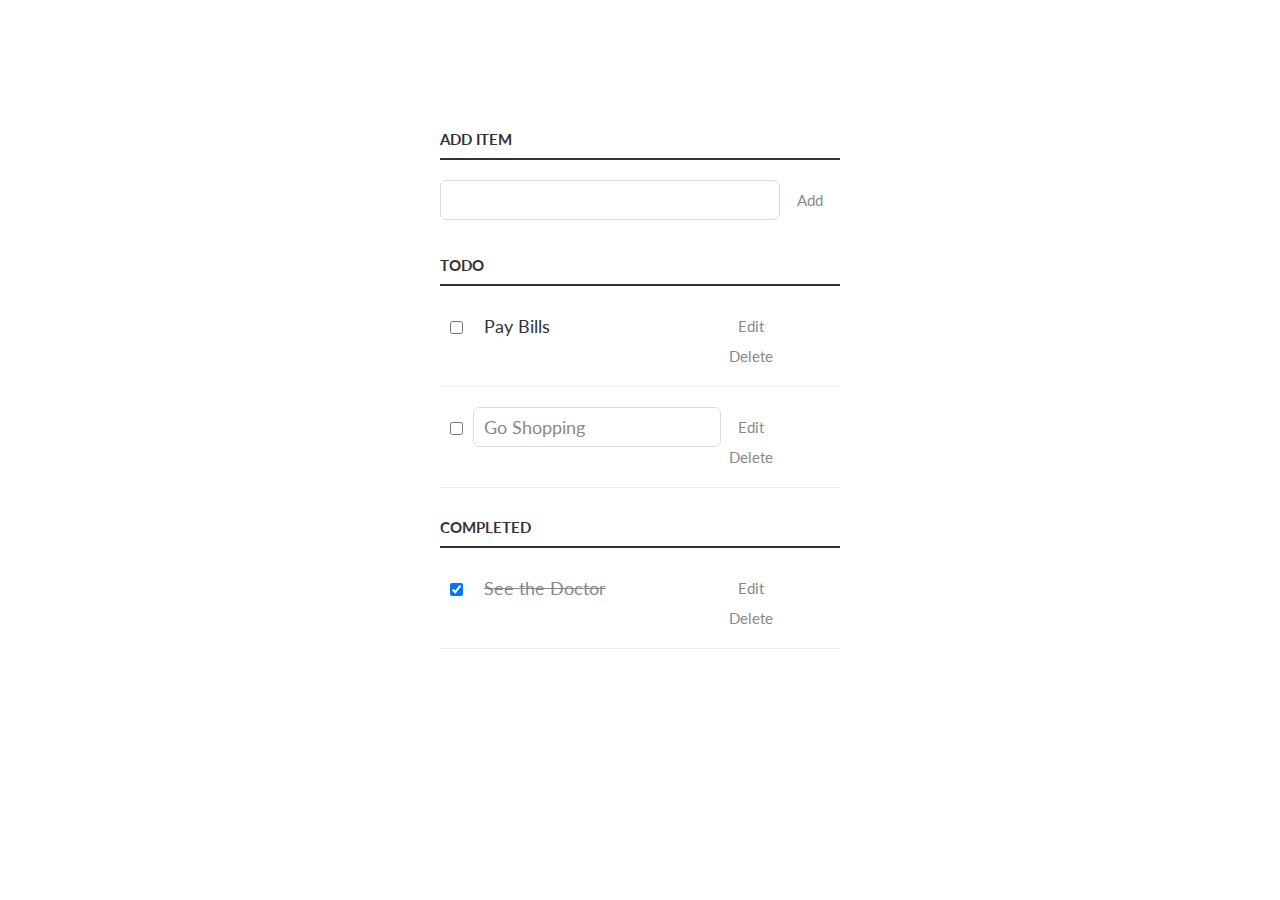
<file: to_do_list/index.html>
<!DOCTYPE html>
<html>
  <head>
    <title>Todo App</title>
    <link href='http://fonts.googleapis.com/css?family=Lato:300,400,700' rel='stylesheet' type='text/css'>
    <link rel="stylesheet" href="style.css" type="text/css" media="screen" charset="utf-8">    
  </head>
  <body>
    <div class="container">
      <p>
        <label for="new-task">Add Item</label><input id="new-task" type="text"><button>Add</button>
      </p>
      
      <h3>Todo</h3>
      <ul id="incomplete-tasks">
        <li><input type="checkbox"><label>Pay Bills</label><input type="text"><button class="edit">Edit</button><button class="delete">Delete</button></li>
        <li class="editMode"><input type="checkbox"><label>Go Shopping</label><input type="text" value="Go Shopping"><button class="edit">Edit</button><button class="delete">Delete</button></li>
        
      </ul>
      
      <h3>Completed</h3>
      <ul id="completed-tasks">
        <li><input type="checkbox" checked><label>See the Doctor</label><input type="text"><button class="edit">Edit</button><button class="delete">Delete</button></li>
      </ul>
    </div>

    <script type="text/javascript" src="app.js"></script>

  </body>
</html>
</file>
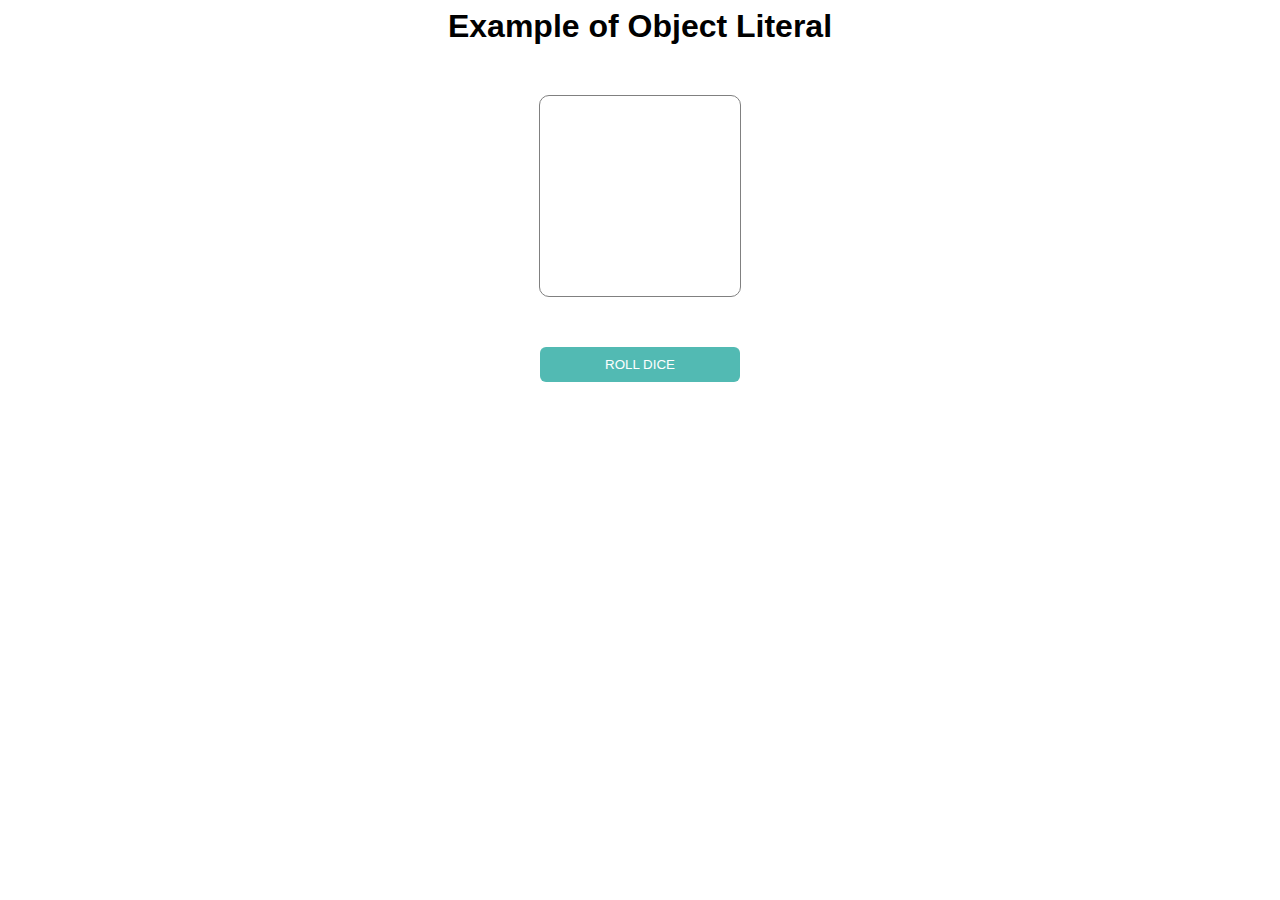
<file: 05_object_oriented_javascript/01_dice_simulator/index.html>
<html>
<head>
    <title>Dice Simulator 2015</title>
    <link rel="stylesheet" href="style.css">
</head>  
<body>
	<h1>Example of Object Literal</h1>
  <p id="placeholder">
  
  </p>
  <button id="button">Roll Dice</button>
  <script src="dice.js"></script>
  <script src="ui.js"></script>
</body>
</html>
</file>
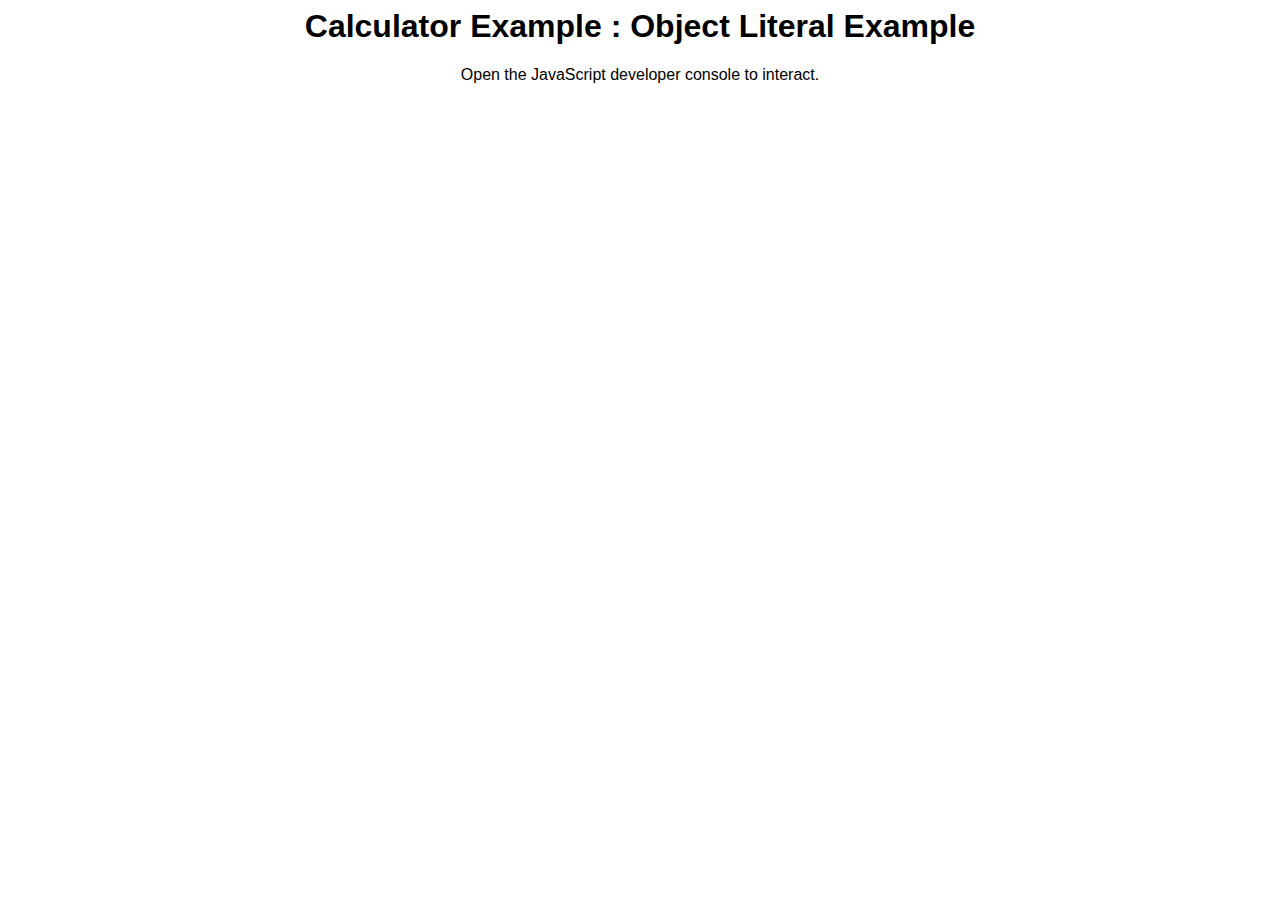
<file: 05_object_oriented_javascript/02_calculator/index.html>
<html>
<head>
    <title>Dice Simulator 2015</title>
    <link rel="stylesheet" href="style.css">
</head>  
<body>
  <h1>Calculator Example : Object Literal Example</h1>
  <p>Open the JavaScript developer console to interact.</p>
  <script src="calculator.js"></script>
</body>
</html>
</file>
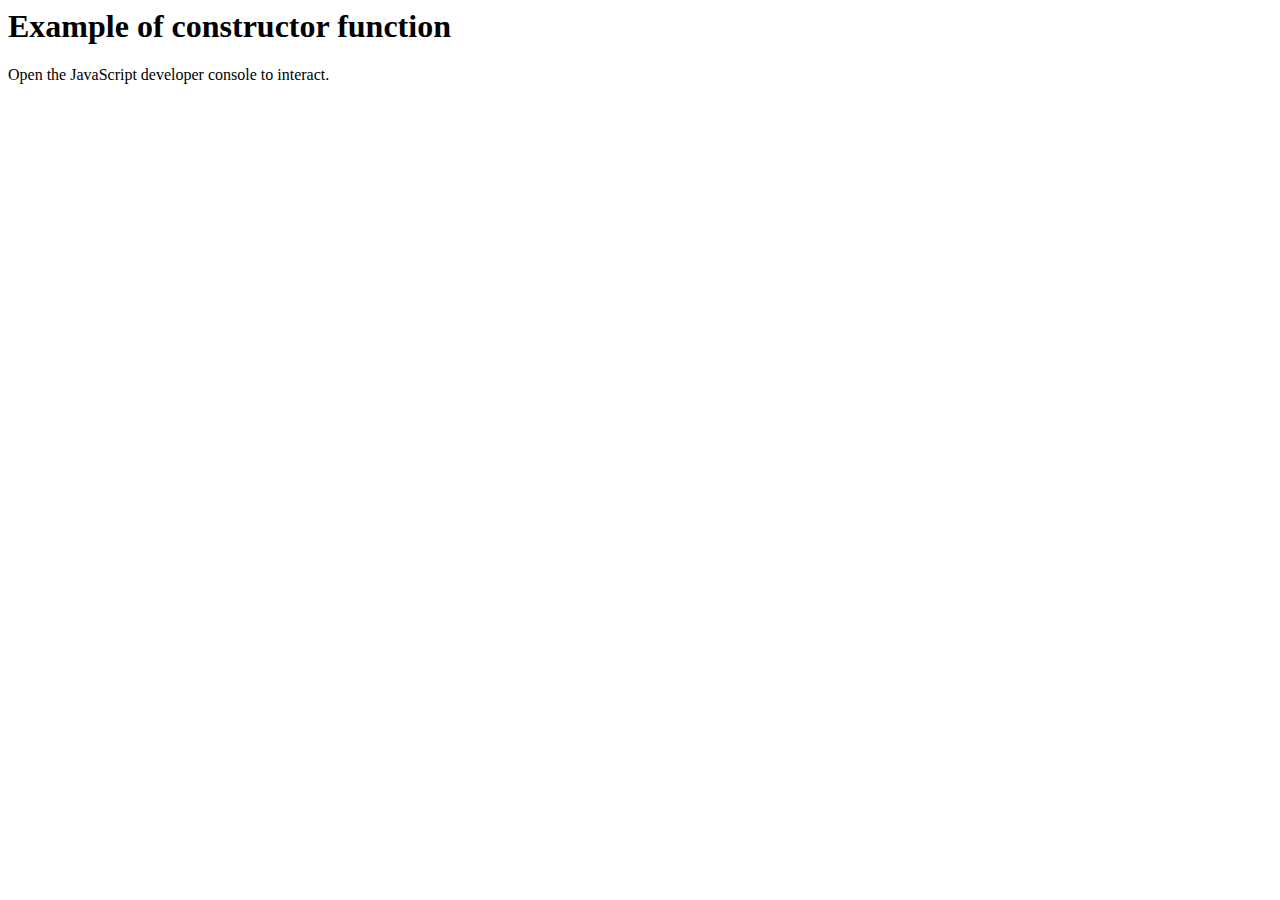
<file: 05_object_oriented_javascript/03_constructor_function/index.html>
<html>
<head>
    <title>Dice Simulator 2015</title>
    <script type="text/javascript">
    	
    	//Example of constructor function
    	function Contact(name, email) {
	    	this.name = name;
	    	this.email = email;
	    	this.sendEmail = function() {
		    	console.log("sending an email to " + this.name + " at " + this.email);
	    	}
    	}
    	var contact = new Contact("Laura", "email@email.com");
    	var contact1 = new Contact("Wilmer", "email@email.com");
    </script>
</head>  
<body>
  <h1>Example of constructor function</h1>
  <p>Open the JavaScript developer console to interact.</p>
</body>
</html>
</file>
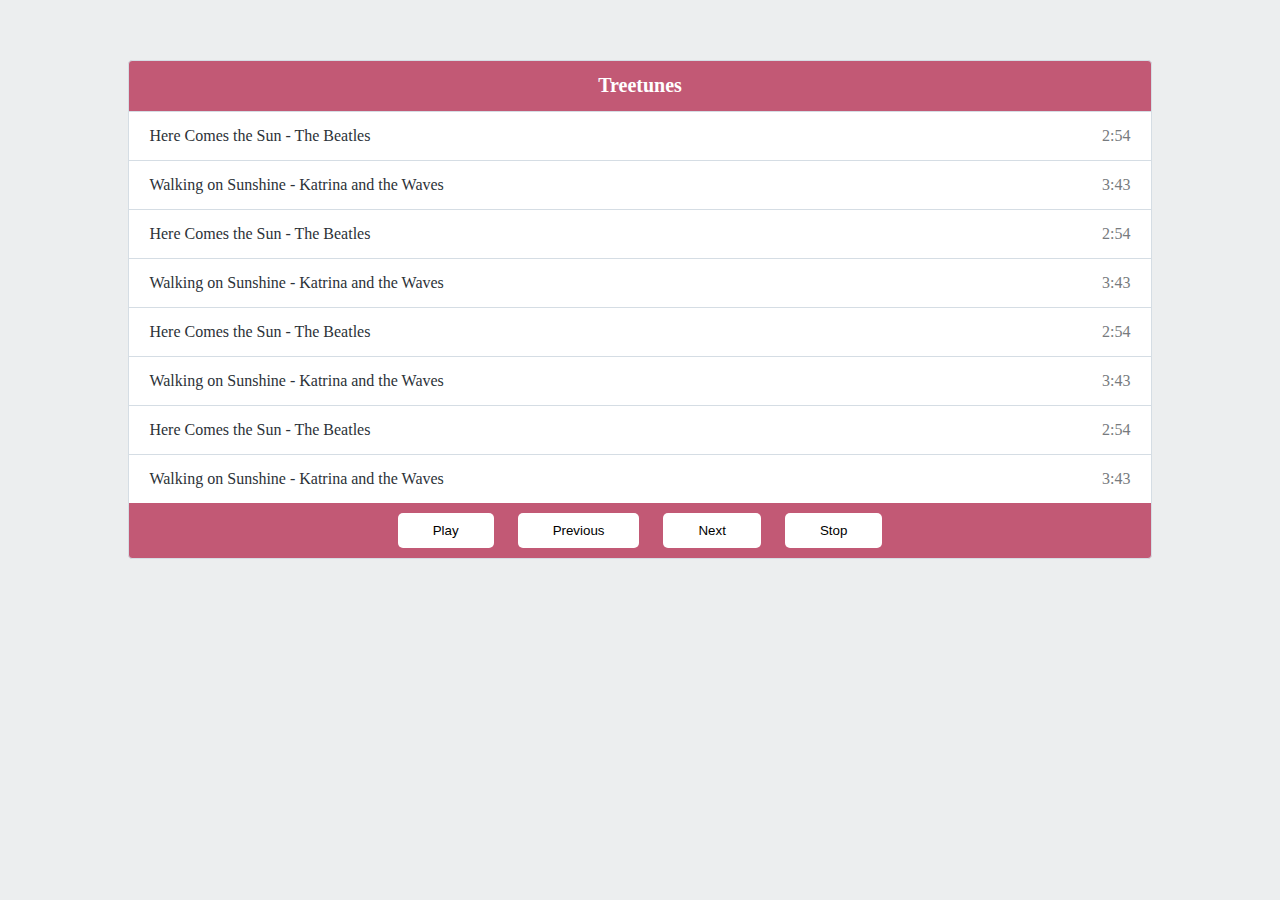
<file: 05_object_oriented_javascript/06_playlist/index.html>
<!DOCTYPE html>
<html>
<head>
    <title>Treetunes</title>
    <link rel="stylesheet" href="style.css"/>
</head>

<body>

    <div>
        <h1>Treetunes</h1>

        <ol id="playlist">            
        </ol>
        <button id="play">Play</button>
        <button id="previous">Previous</button>
        <button id="next">Next</button>
        <button id="stop">Stop</button>

    </div>

    <script src="playlist.js"></script>
    <script src="song.js"></script>
    <script src="app.js"></script>

</body>

</html>
</file>
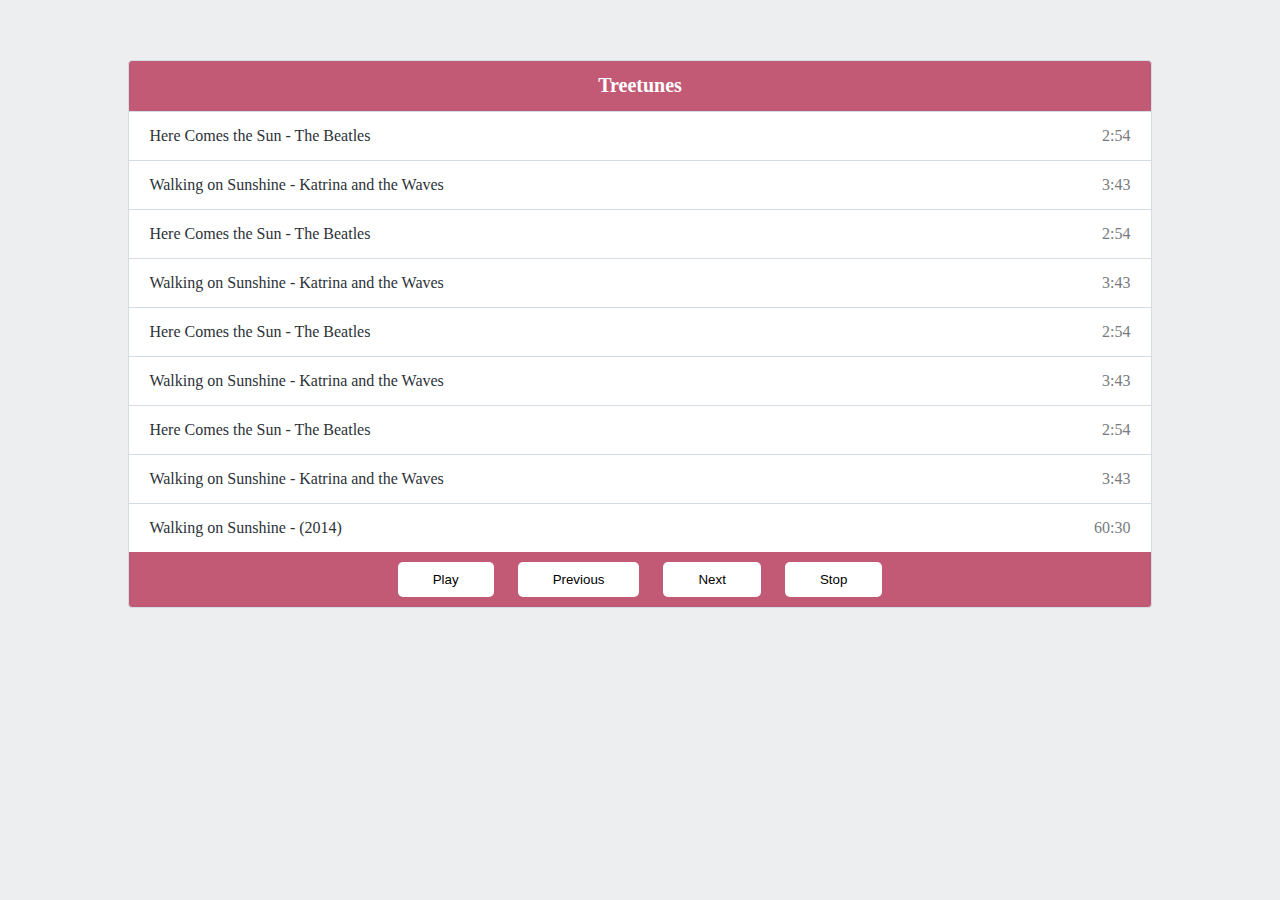
<file: 05_object_oriented_javascript/07_playlist_inheritance/index.html>
<!DOCTYPE html>
<html>
<head>
    <title>Treetunes</title>
    <link rel="stylesheet" href="style.css"/>
</head>

<body>

    <div>
        <h1>Treetunes</h1>

        <ol id="playlist">            
        </ol>
        <button id="play">Play</button>
        <button id="previous">Previous</button>
        <button id="next">Next</button>
        <button id="stop">Stop</button>

    </div>

    <script src="playlist.js"></script>
     <script src="media.js"></script>
    <script src="song.js"></script>
    <script src="movie.js"></script>
    <script src="app.js"></script>

</body>

</html>
</file>
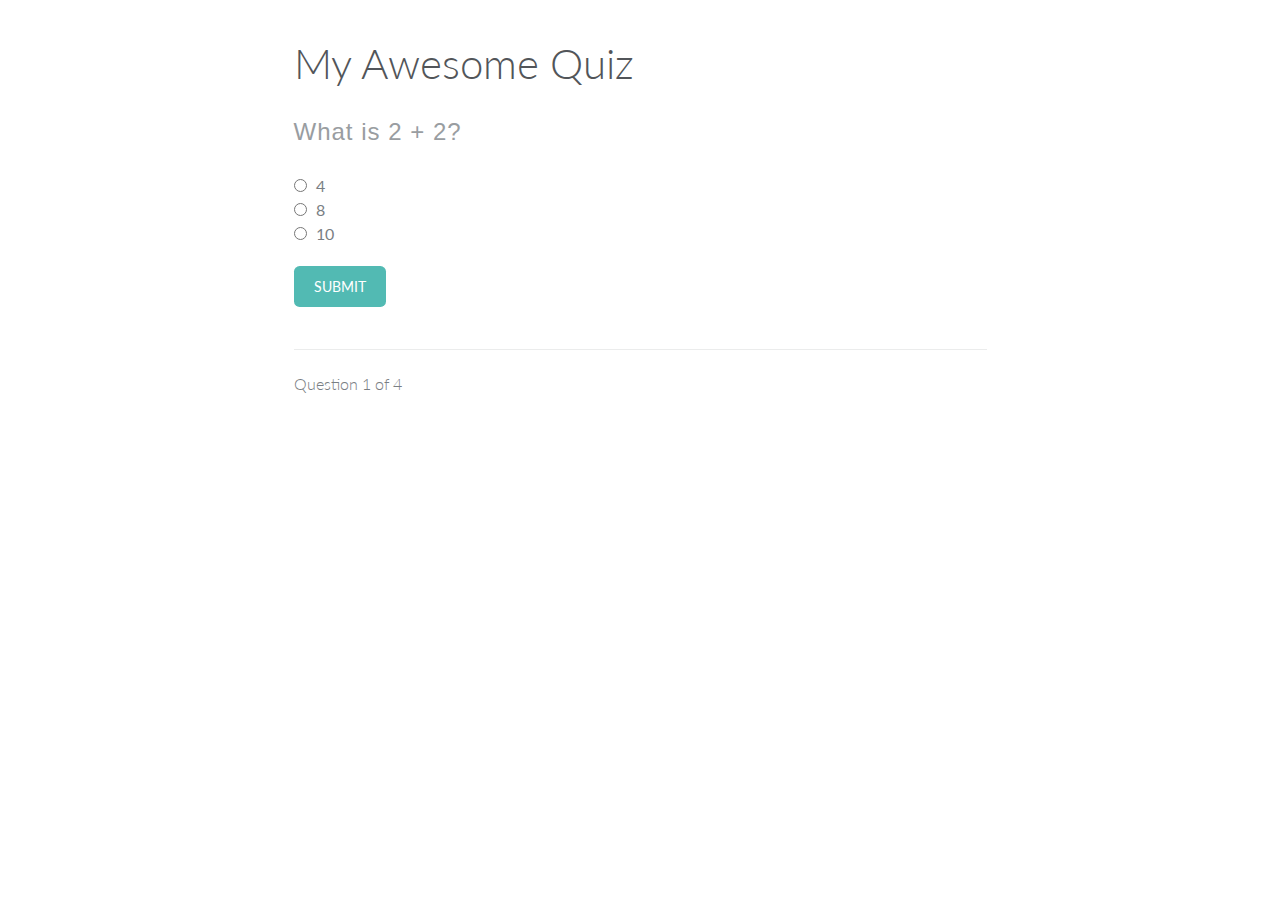
<file: 05_object_oriented_javascript/08_quiz_better/index.html>
<!DOCTYPE html>
<html>
<head lang="en">
    <meta charset="UTF-8">
    <title>Amazing Quiz</title>
    <link rel="stylesheet" type="text/css" href="style.css">
</head>
<body>

<div class="grid">
    <div id="quiz" class="centered grid__col--8">
    
<!--
        <h1>Awesome Quiz</h1>

        <h2 id="question" class="headline-secondary--grouped"></h2>
        <h3 id="score"></h3>
        
        <div class="questions">

        <input type="radio" value=""><br>
        
        </div>

        <footer>
            <p id="progress">Question x of y</p>
        </footer>
        
        <button id="btn-submit-answer" class="btn--default btn-submit-answer">Select Answer</button>
-->
			
    </div>
</div>

<script src="quiz.js"></script>
<script src="question.js"></script>
<script src="app.js"></script>
</body>
</html>
</file>
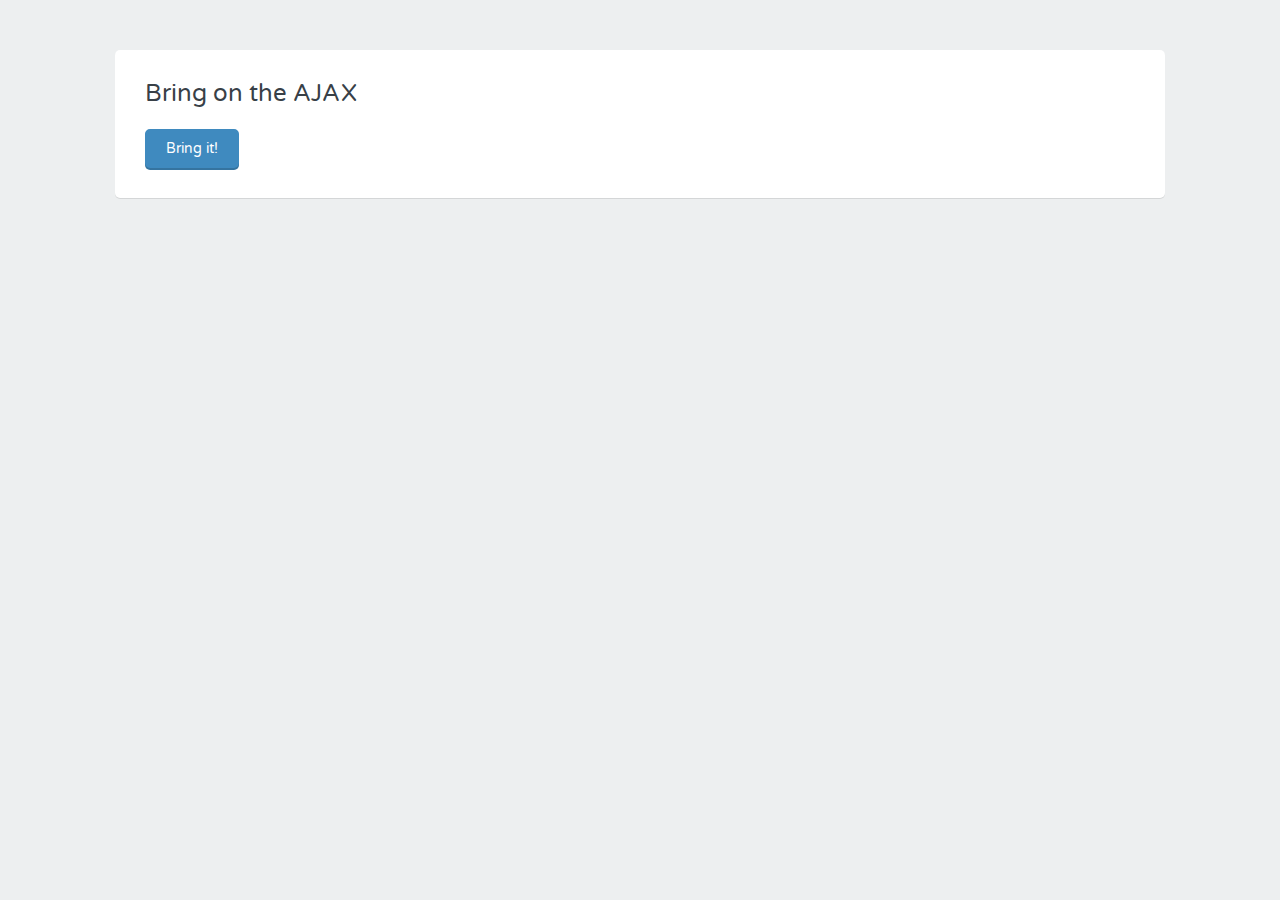
<file: ajax/ajax_jquery/index.html>
<!DOCTYPE html>
<html>
<head>
  <meta charset="utf-8">
  <title>AJAX with JavaScript</title>
  <link href='http://fonts.googleapis.com/css?family=Varela+Round' rel='stylesheet' type='text/css'>
  <link rel="stylesheet" href="style.css">
  <script src="http://code.jquery.com/jquery-1.11.0.min.js"></script>
  <script>
  
  	// jQuery makes ajax fun and easy! 
  
		function sendAJAX() {
			// this is a basic get request in disguise
			$('#ajax').load('sidebar.html'); // load function loads data from the server and places the returned HTML into the element.
			
			// Example of a get method that is longer than the above load method
			/*
				$.get('sidebar.html', function(response) {
				$('#ajax').html(response);
			});
			*/
		}
  </script>
</head>
<body>
  <div class="grid-container centered">
    <div class="grid-100">
      <div class="contained">
        <div class="grid-100">
          <div class="heading">
            <h1>Bring on the AJAX</h1>
          </div>
          <button id="load" onclick="sendAJAX()" class="button">Bring it!</button>
          <div id="ajax">

          </div>
        </div>
      </div>
    </div>
  </div>
</body>
</html>
</file>
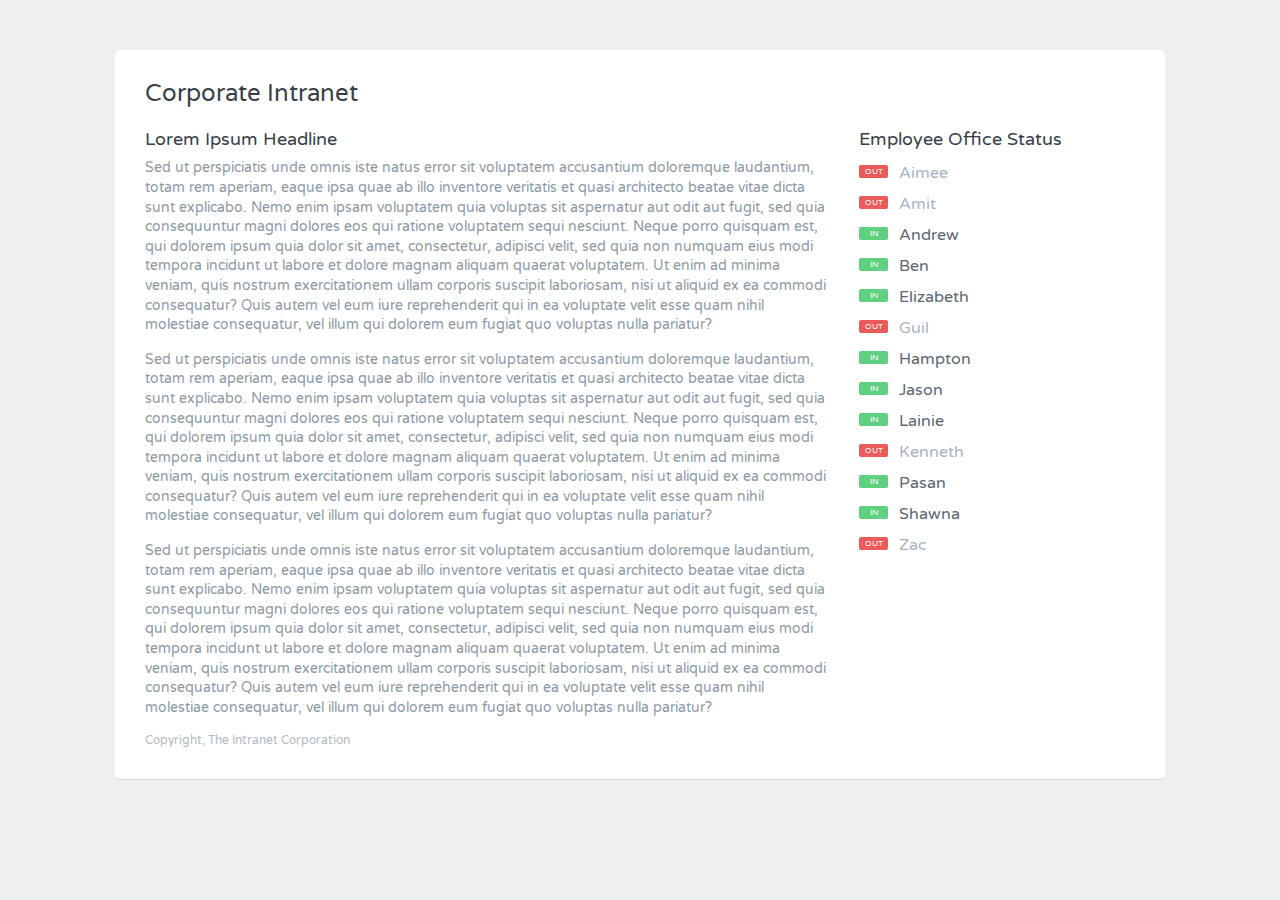
<file: ajax/employees/index.html>
<!DOCTYPE html>
<html>
<head>
  <meta charset="utf-8">
  <title>AJAX Office Status Widget</title>
  <link href='http://fonts.googleapis.com/css?family=Varela+Round' rel='stylesheet' type='text/css'>
  <link rel="stylesheet" href="css/main.css">
  <script src="js/widget.js"></script>
</head>
<body>
  <div class="grid-container centered">
    <div class="grid-100">
      <div class="contained">
        <div class="grid-100">
          <div class="heading">
            <h1>Corporate Intranet</h1>
          </div>
        </div>
        <section class="grid-70 main">
          <h2>Lorem Ipsum Headline</h2>
          <p>Sed ut perspiciatis unde omnis iste natus error sit voluptatem accusantium doloremque laudantium, totam rem aperiam, eaque ipsa quae ab illo inventore veritatis et quasi architecto beatae vitae dicta sunt explicabo. Nemo enim ipsam voluptatem quia voluptas sit aspernatur aut odit aut fugit, sed quia consequuntur magni dolores eos qui ratione voluptatem sequi nesciunt. Neque porro quisquam est, qui dolorem ipsum quia dolor sit amet, consectetur, adipisci velit, sed quia non numquam eius modi tempora incidunt ut labore et dolore magnam aliquam quaerat voluptatem. Ut enim ad minima veniam, quis nostrum exercitationem ullam corporis suscipit laboriosam, nisi ut aliquid ex ea commodi consequatur? Quis autem vel eum iure reprehenderit qui in ea voluptate velit esse quam nihil molestiae consequatur, vel illum qui dolorem eum fugiat quo voluptas nulla pariatur?</p>
          <p>Sed ut perspiciatis unde omnis iste natus error sit voluptatem accusantium doloremque laudantium, totam rem aperiam, eaque ipsa quae ab illo inventore veritatis et quasi architecto beatae vitae dicta sunt explicabo. Nemo enim ipsam voluptatem quia voluptas sit aspernatur aut odit aut fugit, sed quia consequuntur magni dolores eos qui ratione voluptatem sequi nesciunt. Neque porro quisquam est, qui dolorem ipsum quia dolor sit amet, consectetur, adipisci velit, sed quia non numquam eius modi tempora incidunt ut labore et dolore magnam aliquam quaerat voluptatem. Ut enim ad minima veniam, quis nostrum exercitationem ullam corporis suscipit laboriosam, nisi ut aliquid ex ea commodi consequatur? Quis autem vel eum iure reprehenderit qui in ea voluptate velit esse quam nihil molestiae consequatur, vel illum qui dolorem eum fugiat quo voluptas nulla pariatur?</p>
          <p>Sed ut perspiciatis unde omnis iste natus error sit voluptatem accusantium doloremque laudantium, totam rem aperiam, eaque ipsa quae ab illo inventore veritatis et quasi architecto beatae vitae dicta sunt explicabo. Nemo enim ipsam voluptatem quia voluptas sit aspernatur aut odit aut fugit, sed quia consequuntur magni dolores eos qui ratione voluptatem sequi nesciunt. Neque porro quisquam est, qui dolorem ipsum quia dolor sit amet, consectetur, adipisci velit, sed quia non numquam eius modi tempora incidunt ut labore et dolore magnam aliquam quaerat voluptatem. Ut enim ad minima veniam, quis nostrum exercitationem ullam corporis suscipit laboriosam, nisi ut aliquid ex ea commodi consequatur? Quis autem vel eum iure reprehenderit qui in ea voluptate velit esse quam nihil molestiae consequatur, vel illum qui dolorem eum fugiat quo voluptas nulla pariatur?</p>
        </section>
        <aside class="grid-30 list">
          <h2>Employee Office Status</h2>
          <div id="employeeList">

          </div>
        </aside>
        <footer class="grid-100">
          <p>Copyright, The Intranet Corporation</p>
        </footer>
      </div>
    </div>
  </div>
</body>
</html>
</file>
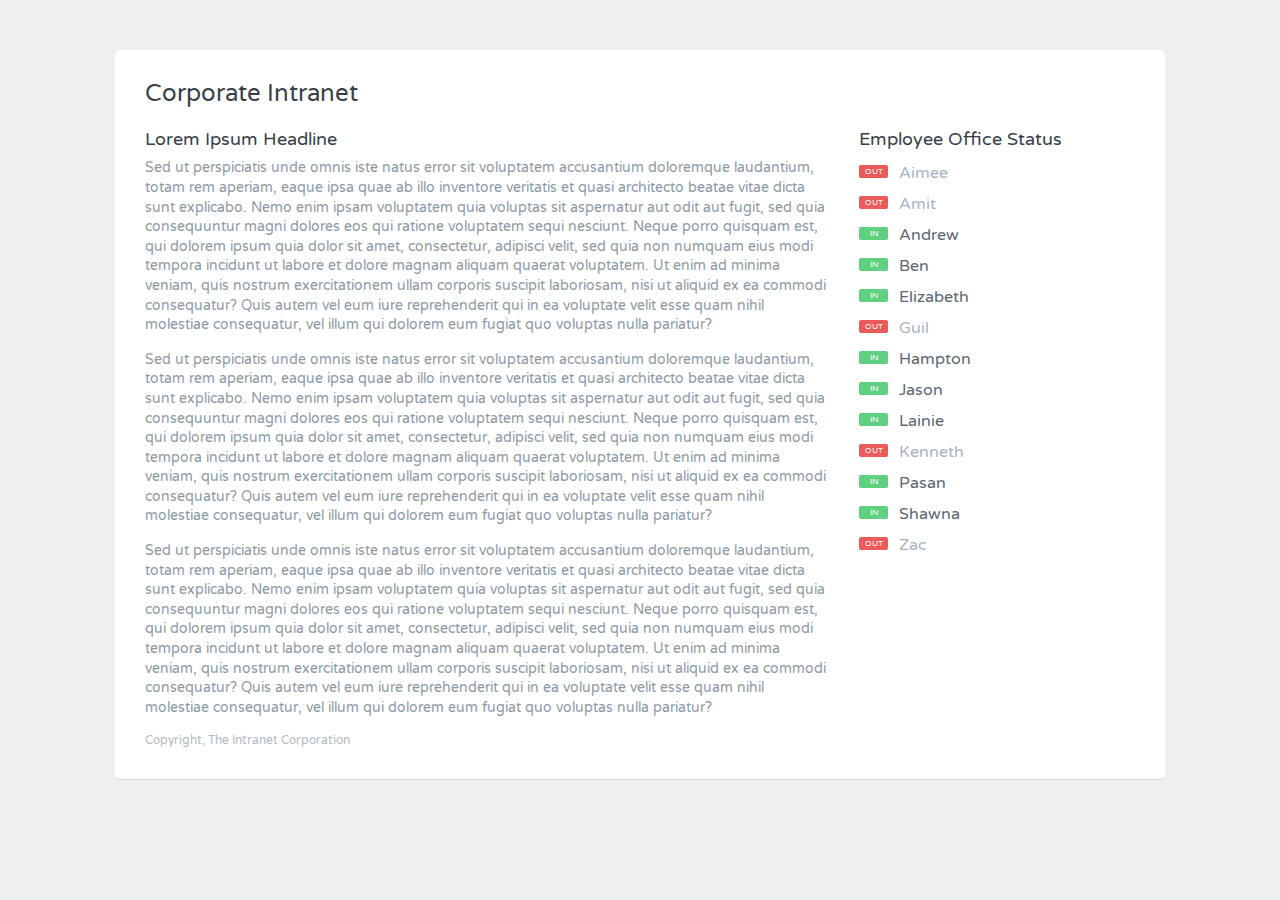
<file: ajax/employees_jquery/index.html>
<!DOCTYPE html>
<html>
<head>
  <meta charset="utf-8">
  <title>AJAX Office Status Widget</title>
  <link href='http://fonts.googleapis.com/css?family=Varela+Round' rel='stylesheet' type='text/css'>
  <link rel="stylesheet" href="css/main.css">
  <script src="http://code.jquery.com/jquery-1.11.0.min.js"></script>
  <script src="js/widget.js"></script>
</head>
<body>
  <div class="grid-container centered">
    <div class="grid-100">
      <div class="contained">
        <div class="grid-100">
          <div class="heading">
            <h1>Corporate Intranet</h1>
          </div>
        </div>
        <section class="grid-70 main">
          <h2>Lorem Ipsum Headline</h2>
          <p>Sed ut perspiciatis unde omnis iste natus error sit voluptatem accusantium doloremque laudantium, totam rem aperiam, eaque ipsa quae ab illo inventore veritatis et quasi architecto beatae vitae dicta sunt explicabo. Nemo enim ipsam voluptatem quia voluptas sit aspernatur aut odit aut fugit, sed quia consequuntur magni dolores eos qui ratione voluptatem sequi nesciunt. Neque porro quisquam est, qui dolorem ipsum quia dolor sit amet, consectetur, adipisci velit, sed quia non numquam eius modi tempora incidunt ut labore et dolore magnam aliquam quaerat voluptatem. Ut enim ad minima veniam, quis nostrum exercitationem ullam corporis suscipit laboriosam, nisi ut aliquid ex ea commodi consequatur? Quis autem vel eum iure reprehenderit qui in ea voluptate velit esse quam nihil molestiae consequatur, vel illum qui dolorem eum fugiat quo voluptas nulla pariatur?</p>
          <p>Sed ut perspiciatis unde omnis iste natus error sit voluptatem accusantium doloremque laudantium, totam rem aperiam, eaque ipsa quae ab illo inventore veritatis et quasi architecto beatae vitae dicta sunt explicabo. Nemo enim ipsam voluptatem quia voluptas sit aspernatur aut odit aut fugit, sed quia consequuntur magni dolores eos qui ratione voluptatem sequi nesciunt. Neque porro quisquam est, qui dolorem ipsum quia dolor sit amet, consectetur, adipisci velit, sed quia non numquam eius modi tempora incidunt ut labore et dolore magnam aliquam quaerat voluptatem. Ut enim ad minima veniam, quis nostrum exercitationem ullam corporis suscipit laboriosam, nisi ut aliquid ex ea commodi consequatur? Quis autem vel eum iure reprehenderit qui in ea voluptate velit esse quam nihil molestiae consequatur, vel illum qui dolorem eum fugiat quo voluptas nulla pariatur?</p>
          <p>Sed ut perspiciatis unde omnis iste natus error sit voluptatem accusantium doloremque laudantium, totam rem aperiam, eaque ipsa quae ab illo inventore veritatis et quasi architecto beatae vitae dicta sunt explicabo. Nemo enim ipsam voluptatem quia voluptas sit aspernatur aut odit aut fugit, sed quia consequuntur magni dolores eos qui ratione voluptatem sequi nesciunt. Neque porro quisquam est, qui dolorem ipsum quia dolor sit amet, consectetur, adipisci velit, sed quia non numquam eius modi tempora incidunt ut labore et dolore magnam aliquam quaerat voluptatem. Ut enim ad minima veniam, quis nostrum exercitationem ullam corporis suscipit laboriosam, nisi ut aliquid ex ea commodi consequatur? Quis autem vel eum iure reprehenderit qui in ea voluptate velit esse quam nihil molestiae consequatur, vel illum qui dolorem eum fugiat quo voluptas nulla pariatur?</p>
        </section>
        <aside class="grid-30 list">
          <h2>Employee Office Status</h2>
          <div id="employeeList">

          </div>
        </aside>
        <footer class="grid-100">
          <p>Copyright, The Intranet Corporation</p>
        </footer>
      </div>
    </div>
  </div>
</body>
</html>
</file>
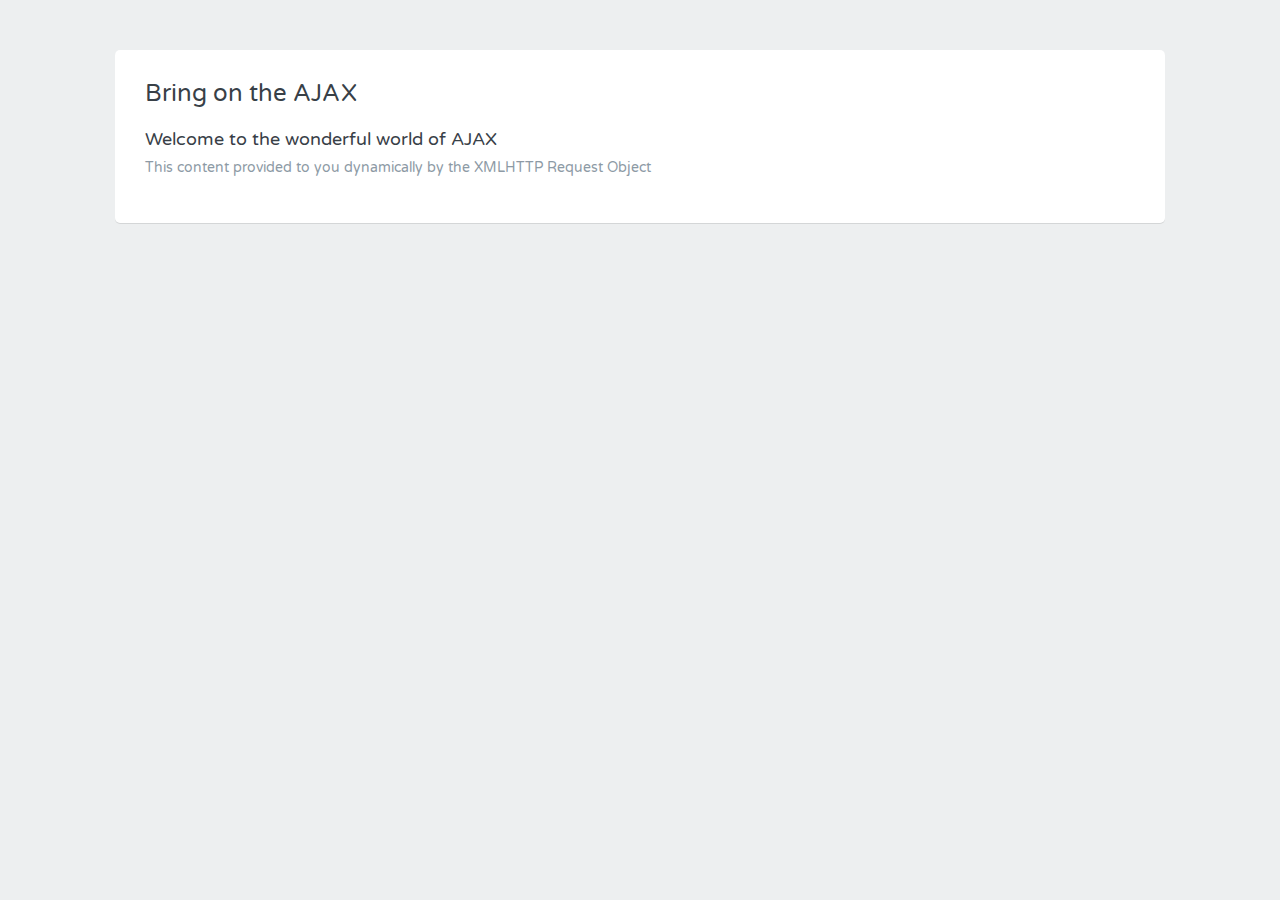
<file: ajax/simple_ajax_example/index.html>
<!DOCTYPE html>
<html>
<head>
  <meta charset="utf-8">
  <link href='//fonts.googleapis.com/css?family=Varela+Round' rel='stylesheet' type='text/css'>
  <link rel="stylesheet" href="css/main.css">
  <title>AJAX with JavaScript</title>
  <script>
  	// create a new xml http request object
		var xmlRequest = new XMLHttpRequest(); 
		xmlRequest.onreadystatechange = function() {
			if( xmlRequest.readyState === 4 ) {
				if( xmlRequest.status === 200 ) {
					console.log(xmlRequest);
					document.getElementById('ajax').innerHTML = xmlRequest.responseText;
				} else {
					alert(xmlRequest.statusText);
				}
			}
		}
		xmlRequest.open('GET', 'sidebar.html');
		xmlRequest.send();
  </script>
</head>
<body>
  <div class="grid-container centered">
    <div class="grid-100">
      <div class="contained">
        <div class="grid-100">
          <div class="heading">
            <h1>Bring on the AJAX</h1>
          </div>
          <ul id="ajax">

          </ul>
        </div>
      </div>
    </div>
  </div>
</body>
</html>
</file>
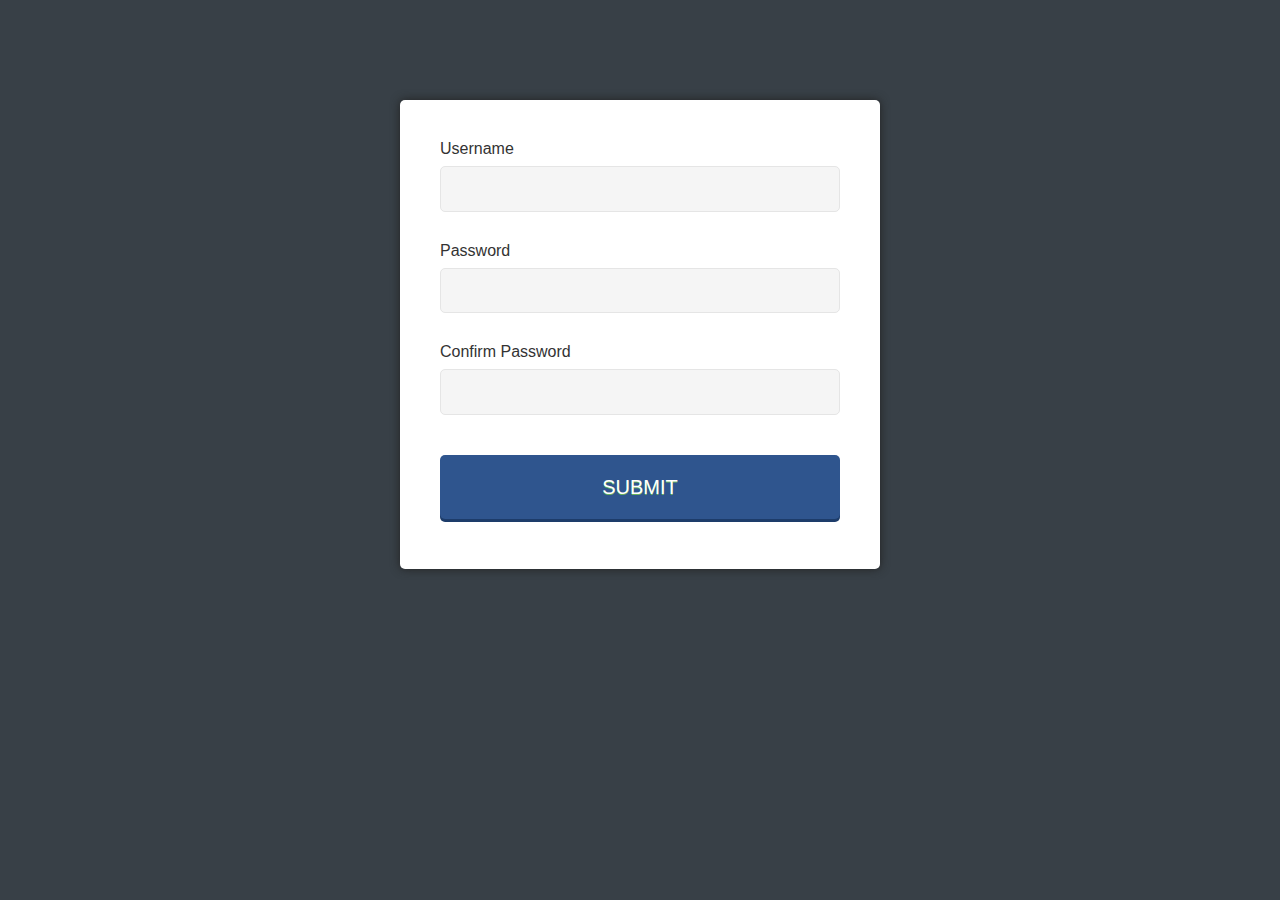
<file: jquery_basics/pass_confirm_form/index.html>
<!DOCTYPE html>
<html>
<head>
	<title>Sign Up Form</title>
	<link rel="stylesheet" href="css/style.css" type="text/css" media="screen" title="no title" charset="utf-8">
</head>
<body>

	<form action="#" method="post">
		<p>
			<label for="username">Username</label>
			<input id="username" name="username" type="text">
		</p>
		<p>
			<label for="password">Password</label>
			<input id="password" name="password" type="password">
			<span>Enter a password longer than 8 characters</span>
		</p>
		<p>
			<label for="confirm_password">Confirm Password</label>
			<input id="confirm_password" name="confirm_password" type="password">
			<span>Please confirm your password</span>
		</p>
		<p>
			<input type="submit" value="SUBMIT" id="submit">
		</p>
	</form>
	<script src="http://code.jquery.com/jquery-1.11.0.min.js" type="text/javascript" charset="utf-8"></script>
	<script src="js/app.js" type="text/javascript" charset="utf-8"></script>
</body>
</html>
</file>
<file: to_do_list/style.css>
/* Basic Style */
body {
  background: #fff;
  color: #333;
  font-family: Lato, sans-serif;
}
.container {
  display: block;
  width: 400px;
  margin: 100px auto 0;
}
ul {
  margin: 0;
  padding: 0;
}
li * {
  float: left;
}
li, h3 {
  clear:both;
  list-style:none;
}
input, button {
  outline: none;
}
button {
  background: none;
  border: 0px;
  color: #888;
  font-size: 15px;
  width: 60px;
  margin: 10px 0 0;
  font-family: Lato, sans-serif;
  cursor: pointer;
}
button:hover {
  color: #333;
}
/* Heading */
h3,
label[for='new-task'] {
  color: #333;
  font-weight: 700;
  font-size: 15px;
  border-bottom: 2px solid #333;
  padding: 30px 0 10px;
  margin: 0;
  text-transform: uppercase;
}
input[type="text"] {
  margin: 0;
  font-size: 18px;
  line-height: 18px;
  height: 18px;
  padding: 10px;
  border: 1px solid #ddd;
  background: #fff;
  border-radius: 6px;
  font-family: Lato, sans-serif;
  color: #888;
}
input[type="text"]:focus {
  color: #333;
}

/* New Task */
label[for='new-task'] {
  display: block;
  margin: 0 0 20px;
}
input#new-task {
  float: left;
  width: 318px;
}
p > button:hover {
  color: #0FC57C;
}

/* Task list */
li {
  overflow: hidden;
  padding: 20px 0;
  border-bottom: 1px solid #eee;
}
li > input[type="checkbox"] {
  margin: 0 10px;
  position: relative;
  top: 15px;
}
li > label {
  font-size: 18px;
  line-height: 40px;
  width: 237px;
  padding: 0 0 0 11px;
}
li >  input[type="text"] {
  width: 226px;
}
li > .delete:hover {
  color: #CF2323;
}

/* Completed */
#completed-tasks label {
  text-decoration: line-through;
  color: #888;
}

/* Edit Task */
ul li input[type=text] {
  display:none;
}

ul li.editMode input[type=text] {
  display:block;
}

ul li.editMode label {
  display:none;
}
</file>
<file: 05_object_oriented_javascript/01_dice_simulator/style.css>
* {
  font-family: Helvetica, Arial, sans-serif;
  text-align: center;
}
button {
  background-color: rgb(82, 186, 179);
  border-radius: 6px;
  border: none;
  color: rgb(255, 255, 255);
  padding: 10px;
  text-transform: uppercase;
  width: 200px;
  cursor: pointer;
}
#placeholder {
  height: 100px;
  width: 100px;
  padding: 50px;
  margin: 50px auto;
  border: 1px solid gray;
  border-radius: 10px;  
  font-size:80px;
}
</file>
<file: 05_object_oriented_javascript/02_calculator/style.css>
* {
  font-family: Helvetica, Arial, sans-serif;
  text-align: center;
}
</file>
<file: 05_object_oriented_javascript/08_quiz_better/style.css>
@import url("http://fonts.googleapis.com/css?family=Lato:100,300,400,700,900");
.grid:after {
  content: "";
  display: table;
  clear: both; }

.srt, .form__label--hidden {
  border: 0;
  clip: rect(0 0 0 0);
  height: 1px;
  margin: -1px;
  overflow: hidden;
  padding: 0;
  position: absolute;
  width: 1px; }

.panel--centered, .panel--padded--centered, [class^="btn--"] {
  text-align: center; }

[class^="progbar__"]:after, .icn--nav-toggle:before {
  display: block;
  content: '';
  position: absolute; }

.centered, .grid {
  float: none;
  margin-left: auto;
  margin-right: auto; }

html {
  font-family: sans-serif;
  -ms-text-size-adjust: 100%;
  -webkit-text-size-adjust: 100%; }

body {
  margin: 0;
  padding-top: 2.5em; }

article,
aside,
details,
figcaption,
figure,
footer,
header,
hgroup,
main,
nav,
section,
summary {
  display: block; }

audio,
canvas,
progress,
video {
  display: inline-block;
  vertical-align: baseline; }

audio:not([controls]) {
  display: none;
  height: 0; }

[hidden],
template {
  display: none; }

a {
  background: transparent; }

a:active,
a:hover {
  outline: 0; }

abbr[title] {
  border-bottom: 1px dotted; }

b,
strong {
  font-weight: bold; }

dfn {
  font-style: italic; }

h1 {
  font-size: 2em;
  margin: 0.67em 0; }

mark {
  background: #ff0;
  color: #000; }

small {
  font-size: 80%; }

sub,
sup {
  font-size: 75%;
  line-height: 0;
  position: relative;
  vertical-align: baseline; }

sup {
  top: -0.5em; }

sub {
  bottom: -0.25em; }

img {
  border: 0; }

svg:not(:root) {
  overflow: hidden; }

figure {
  margin: 1em 40px; }

hr {
  -moz-box-sizing: content-box;
  box-sizing: content-box;
  height: 0; }

pre {
  overflow: auto; }

code,
kbd,
pre,
samp {
  font-family: monospace, monospace;
  font-size: 1em; }

button,
input,
optgroup,
select,
textarea {
  color: inherit;
  font: inherit;
  margin: 0; }

button {
  overflow: visible; }

button,
select {
  text-transform: none; }

button,
html input[type="button"],
input[type="reset"],
input[type="submit"] {
  -webkit-appearance: button;
  cursor: pointer; }

button[disabled],
html input[disabled] {
  cursor: default; }

button::-moz-focus-inner,
input::-moz-focus-inner {
  border: 0;
  padding: 0; }

input {
  line-height: normal; }

*
input[type="checkbox"],
input[type="radio"] {
  box-sizing: border-box;
  padding: 0; }
  
input[type="radio"] {
	margin-right: 5px;
}

input[type="number"]::-webkit-inner-spin-button,
input[type="number"]::-webkit-outer-spin-button {
  height: auto; }

input[type="search"] {
  -webkit-appearance: textfield;
  -moz-box-sizing: content-box;
  -webkit-box-sizing: content-box;
  box-sizing: content-box; }

input[type="search"]::-webkit-search-cancel-button,
input[type="search"]::-webkit-search-decoration {
  -webkit-appearance: none; }

fieldset {
  border: 1px solid #c0c0c0;
  margin: 0 2px;
  padding: 0.35em 0.625em 0.75em; }

legend {
  border: 0;
  padding: 0; }

textarea {
  overflow: auto; }

optgroup {
  font-weight: bold; }

table {
  border-collapse: collapse;
  border-spacing: 0; }

td,
th {
  padding: 0; }

* {
  -moz-box-sizing: border-box;
  box-sizing: border-box; }

body {
  color: #797e83;
  font-size: 16px;
  font-family: "Lato", "Helvetica Neue", Helvetica, Arial, sans-serif;
  line-height: 1.5; }

h3 {
  font-size: 1.125em; }

h4 {
  margin-top: 1.375em;
  margin-bottom: 2.57143em;
  color: #d6d7d9;
  text-transform: uppercase;
  letter-spacing: 1px;
  font-weight: 400;
  font-size: 0.875em; }
  @media (min-width: 769px) {
    h4 {
      margin-top: 2.625em; } }

a {
  color: #656a6e;
  text-decoration: none;
  font-weight: 400; }

p {
  margin: .8em 0;
  font-weight: 300;
  font-size: 1.125em;
  line-height: 1.5; }

blockquote {
  font-weight: 300;
  font-style: italic;
  font-size: 1.25em; }
  @media (min-width: 769px) {
    blockquote {
      margin: 1.33333em 0;
      padding: 0 0 0 5%;
      border-left: 0.33333em solid #ebecec;
      font-size: 1.5em; } }

ul,
li {
  margin: 0;
  padding: 0;
  list-style-type: none; }

img {
  margin-bottom: 1.5em;
  max-width: 100%;
  height: auto; }

textarea {
  display: block;
  padding: 15px;
  width: 100%;
  outline: 0;
  border: 0; }

input:focus,
textarea:focus {
  transition: 0.3s; }

button {
  outline: 0; }

footer {
  border-top: 1px solid #ebecec;
  margin-top: 1.375em; }
  footer p {
    font-size: 1em;
    margin-top: 1.375em; }

.panel, .panel--centered {
  padding-top: 1.875em; }
  @media (min-width: 769px) {
    .panel, .panel--centered {
      padding-bottom: 1.25em; } }

.panel--padded, .panel--padded--centered {
  padding-top: 2.125em; }
  @media (min-width: 769px) {
    .panel--padded, .panel--padded--centered {
      padding-top: 5em;
      padding-bottom: 2.125em; } }

.grid {
  width: 90%; }
  [class*="grid__col--"] > .grid {
    width: 100%; }
  @media (min-width: 1100px) {
    .grid {
      max-width: 1050px; } }

@media (min-width: 769px) {
  .grid__col--1 {
    width: 6.5%; }
  .grid__col--2 {
    width: 15%; }
  .grid__col--3 {
    width: 23.5%; }
  .grid__col--4 {
    width: 32%; }
  .grid__col--5 {
    width: 40.5%; }
  .grid__col--6 {
    width: 49%; }
  .grid__col--7 {
    width: 57.5%; }
  .grid__col--8 {
    width: 66%; }
  .grid__col--9 {
    width: 74.5%; }
  .grid__col--10 {
    width: 83%; }
  .grid__col--11 {
    width: 91.5%; }
  .grid__col--12 {
    width: 100%; } }

@media (min-width: 1px) and (max-width: 768px) {
  [class^="grid__col--"] {
    margin-top: 0.75em;
    margin-bottom: 0.75em; } }
@media (min-width: 769px) {
  [class^="grid__col--"] {
    float: left;
    min-height: 1px;
    padding-left: 10px;
    padding-right: 10px; }
    [class^="grid__col--"] + [class^="grid__col--"] {
      margin-left: 2%; }
    [class^="grid__col--"]:last-of-type {
      float: right; } }

.theme__poly .grid [class*="grid__col"] {
  font-weight: 100;
  margin-bottom: 1em;
  padding: 1.75%; }

@media (min-width: 769px) {
  .nav__item, .nav__item--current {
    display: inline-block;
    margin: 0 0.625em; } }

.nav__item--current a, .nav__item a {
  font-weight: 300;
  text-align: center;
  font-size: 1.125em;
  display: block;
  padding: 0.4em;
  border-bottom: 1px solid transparent; }
  @media (min-width: 1px) and (max-width: 768px) {
    .nav__item--current a, .nav__item a {
      border-bottom-color: #ebecec;
      padding-top: 0.77778em;
      padding-bottom: 0.77778em; } }

.nav__item--current a, .nav__item a:hover {
  color: #0b0b0b;
  border-color: #52bab3; }
  
  #btn-submit-answer {
	  margin-top: 20px;
  }

h1, .headline-primary, .headline-primary--grouped {
  color: #525559;
  font-weight: 300;
  font-size: 2.625em;
  line-height: 1.09524;
  margin-top: 0; }

h2, .headline-secondary, .headline-secondary--grouped {
  color: #999da1;
  letter-spacing: 1px;
  font-weight: 300;
  font-size: 1.5em;
  font-family: "Helvetica Neue", Helvetica, Arial, sans-serif; }

.form__btn, [class^="btn--"] {
  padding: 10px 20px;
  border: 0;
  border-radius: 0.4em;
  color: #fff;
  text-transform: uppercase;
  font-size: 0.875em;
  font-weight: 400;
  transition: opacity 0.3s;
  display: block; }
  .form__btn:hover, [class^="btn--"]:hover {
    opacity: .75; }
  .form__btn:active, [class^="btn--"]:active {
    opacity: initial; }

.menu__link, .menu__link--end {
  display: block;
  padding-top: 1em;
  padding-bottom: 1em;
  color: #fff;
  text-align: center;
  text-shadow: 0 1px rgba(11, 11, 11, 0.2);
  font-size: 1.125em; }

.icn--nav-toggle, .icn--close {
  line-height: 0;
  cursor: pointer; }

.img--wrap {
  border: 1px solid #d6d7d9;
  padding: 0.75em; }
.img--avatar {
  display: block;
  margin-left: auto;
  margin-right: auto;
  border-radius: 50%; }
  @media (min-width: 769px) {
    .img--avatar {
      margin-top: 1.5em; } }
@media (min-width: 769px) {
  .img--hero {
    margin-bottom: 2.625em; } }

.headline-primary {
  margin-bottom: 1.66667em; }
  .headline-primary--grouped {
    margin-bottom: 0; }
.headline-secondary {
  margin-bottom: 0.91667em; }
  .headline-secondary--grouped {
    margin-top: 0.41667em;
    margin-bottom: 1em; }

.form__label {
  display: block;
  margin-bottom: 0.625em; }
.form__input {
  font-size: 1.125em;
  margin-bottom: 1.11111em;
  border-bottom: 6px solid #d6d7d9;
  border-radius: 0.4em;
  background: #ebecec;
  color: black;
  font-weight: 300; }
  .form__input:focus {
    border-color: #52bab3; }
.form__btn {
  background: #52bab3; }

.btn--default {
  background-color: #52bab3; }
.btn--success {
  background-color: #5ece7f; }
.btn--error {
  background-color: #e67478; }
.btn--warning {
  background-color: #ff784f; }
.btn--info {
  background-color: #9279c3; }

[class^="btn--"] {
  margin-bottom: 1.42857em; }
  @media (min-width: 1px) and (max-width: 768px) {
    [class^="btn--"] {
      width: 100%; } }
  @media (min-width: 769px) {
    [class^="btn--"] {
      width: auto;
      display: inline-block; }
      [class^="btn--"] + [class^="btn--"] {
        margin-left: 20px; } }

.navbar {
  position: relative; }
  @media (min-width: 769px) {
    .navbar {
      margin-top: 3.375em;
      margin-bottom: 0; } }

.nav {
  margin-top: 1.25em;
  margin-bottom: 1.875em; }
  .nav__item a {
    color: #797e83; }

.offcanvas {
  position: relative;
  padding: 0.625em;
  letter-spacing: 1px;
  background: #39add1;
  background: linear-gradient(45deg, rgba(94, 206, 127, 0.8) 0%, #39add1 100%); }

.menu {
  margin-top: 1.25em; }
  .menu__link {
    border-bottom: solid 1px rgba(255, 255, 255, 0.3); }

.progbar {
  height: 4px;
  border-radius: 2px;
  background: #d6d7d9;
  position: relative;
  margin-bottom: 2.875em; }
  .progbar__status--default {
    background-color: #52bab3; }
    .progbar__status--default:after {
      background-color: #6fc6c0; }
  .progbar__status--success {
    background-color: #5ece7f; }
    .progbar__status--success:after {
      background-color: #7dd898; }
  .progbar__status--error {
    background-color: #e67478; }
    .progbar__status--error:after {
      background-color: #ec979a; }
  .progbar__status--warning {
    background-color: #ff784f; }
    .progbar__status--warning:after {
      background-color: #ff9778; }
  .progbar__status--info {
    background-color: #9279c3; }
    .progbar__status--info:after {
      background-color: #a995d0; }

[class^="progbar__"] {
  display: block;
  width: 50%;
  height: 100%;
  border-radius: inherit;
  position: relative; }
  [class^="progbar__"]:after {
    width: 20px;
    height: 20px;
    border-radius: 50%;
    right: -10px;
    top: -8px; }

.site-logo {
  background-image: url("../img/logo.svg");
  background-repeat: no-repeat;
  width: 115px;
  height: 45px;
  display: inline-block; }

.icn--nav-toggle {
  width: 25px;
  height: 17px;
  border-top: solid 3px #797e83;
  border-bottom: solid 3px #797e83;
  position: relative; }
  .icn--nav-toggle:before {
    width: 25px;
    height: 3px;
    background: #999da1;
    top: 4px; }
.icn--close {
  background-image: url("../img/icn-close.svg");
  background-repeat: no-repeat;
  width: 20px;
  height: 20px;
  display: block;
  position: absolute;
  right: 4%;
  top: 4%; }

@media (min-width: 1px) and (max-width: 768px) {
  .is-displayed-mobile {
    display: block; }
    .is-hidden-mobile {
      display: none; } }
@media (min-width: 769px) {
  .is-displayed-mobile {
    display: none; } }

@media (min-width: 1px) and (max-width: 768px) {
  .is-collapsed-mobile {
    visibility: collapse;
    padding: 0;
    height: 0;
    margin: 0;
    line-height: 0; } }

.theme__poly .grid__col--12 {
  background-color: #DEF4E5; }

.theme__poly .grid__col--8 {
  background-color: #DCE0F2; }

.theme__poly .grid__col--7 {
  background-color: #DCF0EF; }

.theme__poly .grid__col--6 {
  background-color: #FFE3DB; }

.theme__poly .grid__col--4 {
  background-color: #F8EDD0; }

.theme__poly .grid__col--5 {
  background-color: #EAEBEC; }

.theme__poly .grid__col--2 {
  background-color: #C5E2CE; }

.theme__poly .grid__col--3 {
  background-color: #D6EEF5; }
</file>
<file: ajax/ajax_jquery/style.css>
@charset "UTF-8";

.grid-container:before,
.grid-container:after {
  content: ".";
  display: block;
  overflow: hidden;
  visibility: hidden;
  font-size: 0;
  line-height: 0;
  width: 0;
  height: 0;
}

.grid-container:after {
  clear: both;
}

.grid-container {
  max-width: 1080px;
  position: relative;
}

.grid-100 {
  -webkit-box-sizing: border-box;
  -moz-box-sizing: border-box;
  box-sizing: border-box;
  padding-left: 15px;
  padding-right: 15px;
}

body {
  min-width: 320px;
}

@media screen {
  .grid-container:before,
  .grid-container:after {
    content: ".";
    display: block;
    overflow: hidden;
    visibility: hidden;
    font-size: 0;
    line-height: 0;
    width: 0;
    height: 0;
  }

  .grid-container:after {
    clear: both;
  }

  .grid-container {
    max-width: 1080px;
    position: relative;
  }

  .grid-100 {
    -webkit-box-sizing: border-box;
    -moz-box-sizing: border-box;
    box-sizing: border-box;
    padding-left: 15px;
    padding-right: 15px;
  }

  body {
    min-width: 320px;
  }
}

@media screen and (min-width: 1080px) {
  .grid-container:before,
  .grid-100:before,
  .grid-container:after,
  .grid-100:after {
    content: ".";
    display: block;
    overflow: hidden;
    visibility: hidden;
    font-size: 0;
    line-height: 0;
    width: 0;
    height: 0;
  }

  .grid-container:after,
  .grid-100:after {
    clear: both;
  }

  .grid-container {
    max-width: 1080px;
    position: relative;
  }

  .grid-100 {
    -webkit-box-sizing: border-box;
    -moz-box-sizing: border-box;
    box-sizing: border-box;
    padding-left: 15px;
    padding-right: 15px;
  }

  .grid-100 {
    clear: both;
    width: 100%;
  }
}

@media screen and (max-width: 400px) {
  @-ms-viewport {
    width: 320px;
  }
}

@media screen and (max-width: 680px) {
  .grid-container:before,
  .grid-container:after {
    content: ".";
    display: block;
    overflow: hidden;
    visibility: hidden;
    font-size: 0;
    line-height: 0;
    width: 0;
    height: 0;
  }

  .grid-container:after {
    clear: both;
  }

  .grid-container {
    max-width: 1080px;
    position: relative;
  }

  .grid-100 {
    -webkit-box-sizing: border-box;
    -moz-box-sizing: border-box;
    box-sizing: border-box;
    padding-left: 15px;
    padding-right: 15px;
  }
}

@media screen and (min-width: 680px) and (max-width: 1080px) {
  .grid-container:before,
  .grid-container:after {
    content: ".";
    display: block;
    overflow: hidden;
    visibility: hidden;
    font-size: 0;
    line-height: 0;
    width: 0;
    height: 0;
  }

  .grid-container:after {
    clear: both;
  }

  .grid-container {
    max-width: 1080px;
    position: relative;
  }

  .grid-100 {
    -webkit-box-sizing: border-box;
    -moz-box-sizing: border-box;
    box-sizing: border-box;
    padding-left: 15px;
    padding-right: 15px;
  }
}

.grid-container:before,
.grid-container:after {
  content: ".";
  display: block;
  overflow: hidden;
  visibility: hidden;
  font-size: 0;
  line-height: 0;
  width: 0;
  height: 0;
}

.grid-container:after {
  clear: both;
}

.grid-container {
  max-width: 1080px;
  position: relative;
}

.grid-100 {
  -webkit-box-sizing: border-box;
  -moz-box-sizing: border-box;
  box-sizing: border-box;
  padding-left: 15px;
  padding-right: 15px;
}

html,
body,
div,
h1,
h2,
p,
ul,
section {
  margin: 0;
  padding: 0;
  border: 0;
  font: inherit;
  font-size: 100%;
  vertical-align: baseline;
}

html {
  line-height: 1;
}

ul {
  list-style: none;
}

section {
  display: block;
}

body {
  background: #edeff0;
  padding: 50px 0 0;
  font-family: "Varela Round", "Helvetica Neue", Helvetica, Arial, sans-serif;
  font-size: 62.5%;
}

.centered {
  margin: 0 auto;
}

.contained {
  background: white;
  padding: 30px 15px;
  margin-bottom: 30px;
  position: relative;
  overflow: hidden;
  -webkit-border-radius: 5px;
  -moz-border-radius: 5px;
  -ms-border-radius: 5px;
  -o-border-radius: 5px;
  border-radius: 5px;
  -webkit-box-shadow: 0 1px 0 0 rgba(0, 0, 0, 0.1);
  -moz-box-shadow: 0 1px 0 0 rgba(0, 0, 0, 0.1);
  box-shadow: 0 1px 0 0 rgba(0, 0, 0, 0.1);
}

.heading {
  margin-bottom: 20px;
}

h1,
h2 {
  font-size: 2.4em;
  font-weight: 500;
  margin-bottom: 8px;
  color: #384047;
  line-height: 1.2;
}

h2 {
  font-size: 1.8em;
}

p {
  color: #8d9aa5;
  font-size: 1.4em;
  margin-bottom: 15px;
  line-height: 1.4;
}

.button {
  background: #3f8abf;
  padding: 8px 18px;
  font-family: "Varela Round", "Helvetica Neue", Helvetica, Arial, sans-serif;
  font-size: 1.4em;
  color: white;
  font-weight: 500;
  border: 3px solid #3f8abf;
  outline: none;
  cursor: pointer;
  display: -moz-inline-stack;
  display: inline-block;
  vertical-align: middle;
  *vertical-align: auto;
  zoom: 1;
  *display: inline;
  -webkit-border-radius: 5px;
  -moz-border-radius: 5px;
  -ms-border-radius: 5px;
  -o-border-radius: 5px;
  border-radius: 5px;
  -webkit-box-shadow: 0 2px 0 0 #3574a0;
  -moz-box-shadow: 0 2px 0 0 #3574a0;
  box-shadow: 0 2px 0 0 #3574a0;
  -webkit-transition: 0.3s;
  -moz-transition: 0.3s;
  -o-transition: 0.3s;
  transition: 0.3s;
}

.button:hover {
  background: #397cac;
  border-color: #397cac;
  -webkit-box-shadow: 0 2px 0 0 #2c6085;
  -moz-box-shadow: 0 2px 0 0 #2c6085;
  box-shadow: 0 2px 0 0 #2c6085;
}

.response {
  padding: 30px;
  background: #fbfbfc;
  border: 1px solid #e2e5e8;
  -webkit-border-radius: 5px;
  -moz-border-radius: 5px;
  -ms-border-radius: 5px;
  -o-border-radius: 5px;
  border-radius: 5px;
}

.response p {
  margin: 0;
}
</file>
<file: ajax/employees/css/main.css>
@charset "UTF-8";

.grid-container:before,
.grid-container:after {
  content: ".";
  display: block;
  overflow: hidden;
  visibility: hidden;
  font-size: 0;
  line-height: 0;
  width: 0;
  height: 0;
}

.grid-container:after {
  clear: both;
}

.grid-container {
  max-width: 1080px;
  position: relative;
}

.grid-30,
.grid-70,
.grid-100 {
  -webkit-box-sizing: border-box;
  -moz-box-sizing: border-box;
  box-sizing: border-box;
  padding-left: 15px;
  padding-right: 15px;
}

body {
  min-width: 320px;
}

@media screen {
  .grid-container:before,
  .grid-container:after {
    content: ".";
    display: block;
    overflow: hidden;
    visibility: hidden;
    font-size: 0;
    line-height: 0;
    width: 0;
    height: 0;
  }

  .grid-container:after {
    clear: both;
  }

  .grid-container {
    max-width: 1080px;
    position: relative;
  }

  .grid-30,
  .grid-70,
  .grid-100 {
    -webkit-box-sizing: border-box;
    -moz-box-sizing: border-box;
    box-sizing: border-box;
    padding-left: 15px;
    padding-right: 15px;
  }

  body {
    min-width: 320px;
  }
}

@media screen and (min-width: 1080px) {
  .grid-container:before,
  .grid-100:before,
  .grid-container:after,
  .grid-100:after {
    content: ".";
    display: block;
    overflow: hidden;
    visibility: hidden;
    font-size: 0;
    line-height: 0;
    width: 0;
    height: 0;
  }

  .grid-container:after,
  .grid-100:after {
    clear: both;
  }

  .grid-container {
    max-width: 1080px;
    position: relative;
  }

  .grid-30,
  .grid-70,
  .grid-100 {
    -webkit-box-sizing: border-box;
    -moz-box-sizing: border-box;
    box-sizing: border-box;
    padding-left: 15px;
    padding-right: 15px;
  }

  .grid-30 {
    float: left;
    width: 30%;
  }

  .grid-70 {
    float: left;
    width: 70%;
  }

  .grid-100 {
    clear: both;
    width: 100%;
  }
}

@media screen and (max-width: 400px) {
  @-ms-viewport {
    width: 320px;
  }
}

@media screen and (max-width: 680px) {
  .grid-container:before,
  .grid-container:after {
    content: ".";
    display: block;
    overflow: hidden;
    visibility: hidden;
    font-size: 0;
    line-height: 0;
    width: 0;
    height: 0;
  }

  .grid-container:after {
    clear: both;
  }

  .grid-container {
    max-width: 1080px;
    position: relative;
  }

  .grid-30,
  .grid-70,
  .grid-100 {
    -webkit-box-sizing: border-box;
    -moz-box-sizing: border-box;
    box-sizing: border-box;
    padding-left: 15px;
    padding-right: 15px;
  }
}

@media screen and (min-width: 680px) and (max-width: 1080px) {
  .grid-container:before,
  .grid-container:after {
    content: ".";
    display: block;
    overflow: hidden;
    visibility: hidden;
    font-size: 0;
    line-height: 0;
    width: 0;
    height: 0;
  }

  .grid-container:after {
    clear: both;
  }

  .grid-container {
    max-width: 1080px;
    position: relative;
  }

  .grid-30,
  .grid-70,
  .grid-100 {
    -webkit-box-sizing: border-box;
    -moz-box-sizing: border-box;
    box-sizing: border-box;
    padding-left: 15px;
    padding-right: 15px;
  }
}

.grid-container:before,
.grid-container:after {
  content: ".";
  display: block;
  overflow: hidden;
  visibility: hidden;
  font-size: 0;
  line-height: 0;
  width: 0;
  height: 0;
}

.grid-container:after {
  clear: both;
}

.grid-container {
  max-width: 1080px;
  position: relative;
}

.grid-30,
.grid-70,
.grid-100 {
  -webkit-box-sizing: border-box;
  -moz-box-sizing: border-box;
  box-sizing: border-box;
  padding-left: 15px;
  padding-right: 15px;
}

html,
body,
div,
h1,
h2,
p,
ul,
li,
aside,
footer,
section {
  margin: 0;
  padding: 0;
  border: 0;
  font: inherit;
  font-size: 100%;
  vertical-align: baseline;
}

html {
  line-height: 1;
}

ul {
  list-style: none;
}

aside,
footer,
section {
  display: block;
}

body {
  background: #edeff0;
  padding: 50px 0 0;
  font-family: "Varela Round", "Helvetica Neue", Helvetica, Arial, sans-serif;
  font-size: 62.5%;
}

.centered {
  margin: 0 auto;
}

.contained {
  background: white;
  padding: 30px 15px;
  margin-bottom: 30px;
  position: relative;
  overflow: hidden;
  -webkit-border-radius: 5px;
  -moz-border-radius: 5px;
  -ms-border-radius: 5px;
  -o-border-radius: 5px;
  border-radius: 5px;
  -webkit-box-shadow: 0 1px 0 0 rgba(0, 0, 0, 0.1);
  -moz-box-shadow: 0 1px 0 0 rgba(0, 0, 0, 0.1);
  box-shadow: 0 1px 0 0 rgba(0, 0, 0, 0.1);
}

.heading {
  margin-bottom: 20px;
}

h1,
h2 {
  font-size: 2.4em;
  font-weight: 500;
  margin-bottom: 8px;
  color: #384047;
  line-height: 1.2;
}

h2 {
  font-size: 1.8em;
}

aside h2 {
  margin-bottom: 15px;
}

p {
  color: #8d9aa5;
  font-size: 1.4em;
  margin-bottom: 15px;
  line-height: 1.4;
}

ul li {
  margin: 15px 0 0;
  font-size: 1.6em;
  color: #8d9aa5;
  position: relative;
}

ul.bulleted li {
  padding-left: 40px;
}

ul.bulleted li:before {
  position: absolute;
  top: 0;
  left: 0;
  color: white;
  font-size: .5em;
  padding: 3px 2px 2px;
  border-radius: 2px;
  text-align: center;
  width: 25px;
}

ul.bulleted .in {
  color: #5A6772;
}

ul.bulleted .in:before {
  content: "IN";
  background-color: #5fcf80;
}

ul.bulleted .out {
  color: #A7B4BF;
}

ul.bulleted .out:before {
  content: "OUT";
  background-color: #ed5a5a;
}

footer p {
  color: #b2bac2;
  font-size: 1.15em;
  margin: 0;
}
</file>
<file: ajax/employees_jquery/css/main.css>
@charset "UTF-8";

.grid-container:before,
.grid-container:after {
  content: ".";
  display: block;
  overflow: hidden;
  visibility: hidden;
  font-size: 0;
  line-height: 0;
  width: 0;
  height: 0;
}

.grid-container:after {
  clear: both;
}

.grid-container {
  max-width: 1080px;
  position: relative;
}

.grid-30,
.grid-70,
.grid-100 {
  -webkit-box-sizing: border-box;
  -moz-box-sizing: border-box;
  box-sizing: border-box;
  padding-left: 15px;
  padding-right: 15px;
}

body {
  min-width: 320px;
}

@media screen {
  .grid-container:before,
  .grid-container:after {
    content: ".";
    display: block;
    overflow: hidden;
    visibility: hidden;
    font-size: 0;
    line-height: 0;
    width: 0;
    height: 0;
  }

  .grid-container:after {
    clear: both;
  }

  .grid-container {
    max-width: 1080px;
    position: relative;
  }

  .grid-30,
  .grid-70,
  .grid-100 {
    -webkit-box-sizing: border-box;
    -moz-box-sizing: border-box;
    box-sizing: border-box;
    padding-left: 15px;
    padding-right: 15px;
  }

  body {
    min-width: 320px;
  }
}

@media screen and (min-width: 1080px) {
  .grid-container:before,
  .grid-100:before,
  .grid-container:after,
  .grid-100:after {
    content: ".";
    display: block;
    overflow: hidden;
    visibility: hidden;
    font-size: 0;
    line-height: 0;
    width: 0;
    height: 0;
  }

  .grid-container:after,
  .grid-100:after {
    clear: both;
  }

  .grid-container {
    max-width: 1080px;
    position: relative;
  }

  .grid-30,
  .grid-70,
  .grid-100 {
    -webkit-box-sizing: border-box;
    -moz-box-sizing: border-box;
    box-sizing: border-box;
    padding-left: 15px;
    padding-right: 15px;
  }

  .grid-30 {
    float: left;
    width: 30%;
  }

  .grid-70 {
    float: left;
    width: 70%;
  }

  .grid-100 {
    clear: both;
    width: 100%;
  }
}

@media screen and (max-width: 400px) {
  @-ms-viewport {
    width: 320px;
  }
}

@media screen and (max-width: 680px) {
  .grid-container:before,
  .grid-container:after {
    content: ".";
    display: block;
    overflow: hidden;
    visibility: hidden;
    font-size: 0;
    line-height: 0;
    width: 0;
    height: 0;
  }

  .grid-container:after {
    clear: both;
  }

  .grid-container {
    max-width: 1080px;
    position: relative;
  }

  .grid-30,
  .grid-70,
  .grid-100 {
    -webkit-box-sizing: border-box;
    -moz-box-sizing: border-box;
    box-sizing: border-box;
    padding-left: 15px;
    padding-right: 15px;
  }
}

@media screen and (min-width: 680px) and (max-width: 1080px) {
  .grid-container:before,
  .grid-container:after {
    content: ".";
    display: block;
    overflow: hidden;
    visibility: hidden;
    font-size: 0;
    line-height: 0;
    width: 0;
    height: 0;
  }

  .grid-container:after {
    clear: both;
  }

  .grid-container {
    max-width: 1080px;
    position: relative;
  }

  .grid-30,
  .grid-70,
  .grid-100 {
    -webkit-box-sizing: border-box;
    -moz-box-sizing: border-box;
    box-sizing: border-box;
    padding-left: 15px;
    padding-right: 15px;
  }
}

.grid-container:before,
.grid-container:after {
  content: ".";
  display: block;
  overflow: hidden;
  visibility: hidden;
  font-size: 0;
  line-height: 0;
  width: 0;
  height: 0;
}

.grid-container:after {
  clear: both;
}

.grid-container {
  max-width: 1080px;
  position: relative;
}

.grid-30,
.grid-70,
.grid-100 {
  -webkit-box-sizing: border-box;
  -moz-box-sizing: border-box;
  box-sizing: border-box;
  padding-left: 15px;
  padding-right: 15px;
}

html,
body,
div,
h1,
h2,
p,
ul,
li,
aside,
footer,
section {
  margin: 0;
  padding: 0;
  border: 0;
  font: inherit;
  font-size: 100%;
  vertical-align: baseline;
}

html {
  line-height: 1;
}

ul {
  list-style: none;
}

aside,
footer,
section {
  display: block;
}

body {
  background: #edeff0;
  padding: 50px 0 0;
  font-family: "Varela Round", "Helvetica Neue", Helvetica, Arial, sans-serif;
  font-size: 62.5%;
}

.centered {
  margin: 0 auto;
}

.contained {
  background: white;
  padding: 30px 15px;
  margin-bottom: 30px;
  position: relative;
  overflow: hidden;
  -webkit-border-radius: 5px;
  -moz-border-radius: 5px;
  -ms-border-radius: 5px;
  -o-border-radius: 5px;
  border-radius: 5px;
  -webkit-box-shadow: 0 1px 0 0 rgba(0, 0, 0, 0.1);
  -moz-box-shadow: 0 1px 0 0 rgba(0, 0, 0, 0.1);
  box-shadow: 0 1px 0 0 rgba(0, 0, 0, 0.1);
}

.heading {
  margin-bottom: 20px;
}

h1,
h2 {
  font-size: 2.4em;
  font-weight: 500;
  margin-bottom: 8px;
  color: #384047;
  line-height: 1.2;
}

h2 {
  font-size: 1.8em;
}

aside h2 {
  margin-bottom: 15px;
}

p {
  color: #8d9aa5;
  font-size: 1.4em;
  margin-bottom: 15px;
  line-height: 1.4;
}

ul li {
  margin: 15px 0 0;
  font-size: 1.6em;
  color: #8d9aa5;
  position: relative;
}

ul.bulleted li {
  padding-left: 40px;
}

ul.bulleted li:before {
  position: absolute;
  top: 0;
  left: 0;
  color: white;
  font-size: .5em;
  padding: 3px 2px 2px;
  border-radius: 2px;
  text-align: center;
  width: 25px;
}

ul.bulleted .in {
  color: #5A6772;
}

ul.bulleted .in:before {
  content: "IN";
  background-color: #5fcf80;
}

ul.bulleted .out {
  color: #A7B4BF;
}

ul.bulleted .out:before {
  content: "OUT";
  background-color: #ed5a5a;
}

footer p {
  color: #b2bac2;
  font-size: 1.15em;
  margin: 0;
}
</file>
<file: ajax/simple_ajax_example/css/main.css>
@charset "UTF-8";

.grid-container:before,
.grid-container:after {
  content: ".";
  display: block;
  overflow: hidden;
  visibility: hidden;
  font-size: 0;
  line-height: 0;
  width: 0;
  height: 0;
}

.grid-container:after {
  clear: both;
}

.grid-container {
  max-width: 1080px;
  position: relative;
}

.grid-100 {
  -webkit-box-sizing: border-box;
  -moz-box-sizing: border-box;
  box-sizing: border-box;
  padding-left: 15px;
  padding-right: 15px;
}

body {
  min-width: 320px;
}

@media screen {
  .grid-container:before,
  .grid-container:after {
    content: ".";
    display: block;
    overflow: hidden;
    visibility: hidden;
    font-size: 0;
    line-height: 0;
    width: 0;
    height: 0;
  }

  .grid-container:after {
    clear: both;
  }

  .grid-container {
    max-width: 1080px;
    position: relative;
  }

  .grid-100 {
    -webkit-box-sizing: border-box;
    -moz-box-sizing: border-box;
    box-sizing: border-box;
    padding-left: 15px;
    padding-right: 15px;
  }

  body {
    min-width: 320px;
  }
}

@media screen and (min-width: 1080px) {
  .grid-container:before,
  .grid-100:before,
  .grid-container:after,
  .grid-100:after {
    content: ".";
    display: block;
    overflow: hidden;
    visibility: hidden;
    font-size: 0;
    line-height: 0;
    width: 0;
    height: 0;
  }

  .grid-container:after,
  .grid-100:after {
    clear: both;
  }

  .grid-container {
    max-width: 1080px;
    position: relative;
  }

  .grid-100 {
    -webkit-box-sizing: border-box;
    -moz-box-sizing: border-box;
    box-sizing: border-box;
    padding-left: 15px;
    padding-right: 15px;
  }

  .grid-100 {
    clear: both;
    width: 100%;
  }
}

@media screen and (max-width: 400px) {
  @-ms-viewport {
    width: 320px;
  }
}

@media screen and (max-width: 680px) {
  .grid-container:before,
  .grid-container:after {
    content: ".";
    display: block;
    overflow: hidden;
    visibility: hidden;
    font-size: 0;
    line-height: 0;
    width: 0;
    height: 0;
  }

  .grid-container:after {
    clear: both;
  }

  .grid-container {
    max-width: 1080px;
    position: relative;
  }

  .grid-100 {
    -webkit-box-sizing: border-box;
    -moz-box-sizing: border-box;
    box-sizing: border-box;
    padding-left: 15px;
    padding-right: 15px;
  }
}

@media screen and (min-width: 680px) and (max-width: 1080px) {
  .grid-container:before,
  .grid-container:after {
    content: ".";
    display: block;
    overflow: hidden;
    visibility: hidden;
    font-size: 0;
    line-height: 0;
    width: 0;
    height: 0;
  }

  .grid-container:after {
    clear: both;
  }

  .grid-container {
    max-width: 1080px;
    position: relative;
  }

  .grid-100 {
    -webkit-box-sizing: border-box;
    -moz-box-sizing: border-box;
    box-sizing: border-box;
    padding-left: 15px;
    padding-right: 15px;
  }
}

.grid-container:before,
.grid-container:after {
  content: ".";
  display: block;
  overflow: hidden;
  visibility: hidden;
  font-size: 0;
  line-height: 0;
  width: 0;
  height: 0;
}

.grid-container:after {
  clear: both;
}

.grid-container {
  max-width: 1080px;
  position: relative;
}

.grid-100 {
  -webkit-box-sizing: border-box;
  -moz-box-sizing: border-box;
  box-sizing: border-box;
  padding-left: 15px;
  padding-right: 15px;
}

html,
body,
div,
h1,
h2,
p,
ul,
section {
  margin: 0;
  padding: 0;
  border: 0;
  font: inherit;
  font-size: 100%;
  vertical-align: baseline;
}

html {
  line-height: 1;
}

ul {
  list-style: none;
}

section {
  display: block;
}

body {
  background: #edeff0;
  padding: 50px 0 0;
  font-family: "Varela Round", "Helvetica Neue", Helvetica, Arial, sans-serif;
  font-size: 62.5%;
}

.centered {
  margin: 0 auto;
}

.contained {
  background: white;
  padding: 30px 15px;
  margin-bottom: 30px;
  position: relative;
  overflow: hidden;
  -webkit-border-radius: 5px;
  -moz-border-radius: 5px;
  -ms-border-radius: 5px;
  -o-border-radius: 5px;
  border-radius: 5px;
  -webkit-box-shadow: 0 1px 0 0 rgba(0, 0, 0, 0.1);
  -moz-box-shadow: 0 1px 0 0 rgba(0, 0, 0, 0.1);
  box-shadow: 0 1px 0 0 rgba(0, 0, 0, 0.1);
}

.heading {
  margin-bottom: 20px;
}

h1,
h2 {
  font-size: 2.4em;
  font-weight: 500;
  margin-bottom: 8px;
  color: #384047;
  line-height: 1.2;
}

h2 {
  font-size: 1.8em;
}

p {
  color: #8d9aa5;
  font-size: 1.4em;
  margin-bottom: 15px;
  line-height: 1.4;
}

.button {
  background: #3f8abf;
  padding: 8px 18px;
  font-family: "Varela Round", "Helvetica Neue", Helvetica, Arial, sans-serif;
  font-size: 1.4em;
  color: white;
  font-weight: 500;
  border: 3px solid #3f8abf;
  outline: none;
  cursor: pointer;
  display: -moz-inline-stack;
  display: inline-block;
  vertical-align: middle;
  *vertical-align: auto;
  zoom: 1;
  *display: inline;
  -webkit-border-radius: 5px;
  -moz-border-radius: 5px;
  -ms-border-radius: 5px;
  -o-border-radius: 5px;
  border-radius: 5px;
  -webkit-box-shadow: 0 2px 0 0 #3574a0;
  -moz-box-shadow: 0 2px 0 0 #3574a0;
  box-shadow: 0 2px 0 0 #3574a0;
  -webkit-transition: 0.3s;
  -moz-transition: 0.3s;
  -o-transition: 0.3s;
  transition: 0.3s;
}

.button:hover {
  background: #397cac;
  border-color: #397cac;
  -webkit-box-shadow: 0 2px 0 0 #2c6085;
  -moz-box-shadow: 0 2px 0 0 #2c6085;
  box-shadow: 0 2px 0 0 #2c6085;
}

.response {
  padding: 30px;
  background: #fbfbfc;
  border: 1px solid #e2e5e8;
  -webkit-border-radius: 5px;
  -moz-border-radius: 5px;
  -ms-border-radius: 5px;
  -o-border-radius: 5px;
  border-radius: 5px;
}

.response p {
  margin: 0;
}
</file>
<file: jquery_basics/pass_confirm_form/css/style.css>
body {
  background: #384047;
  font-family: sans-serif;
  font-size: 10px
}
form {
  background: #fff;
  padding: 4em 4em 2em;
  max-width: 400px;
  margin: 100px auto 0;
  box-shadow: 0 0 1em #222;
  border-radius: 5px;
}
p {
  margin: 0 0 3em 0;
  position: relative;
}
label {
  display: block;
  font-size: 1.6em;
  margin: 0 0 .5em;
  color: #333;
}
input {
  display: block;
  box-sizing: border-box;
  width: 100%;
  outline: none
}
input[type="text"],
input[type="password"] {
  background: #f5f5f5;
  border: 1px solid #e5e5e5;
  font-size: 1.6em;
  padding: .8em .5em;
  border-radius: 5px;
}
input[type="text"]:focus,
input[type="password"]:focus {
  background: #fff
}
span {
  border-radius: 5px;
  display: block;
  font-size: 1.3em;
  text-align: center;
  position: absolute;
  background: #2F558E;
  left: 105%;
  top: 25px;
  width: 160px;
  padding: 7px 10px;
  color: #fff;
}
span:after {
  right: 100%;
  top: 50%;
  border: solid transparent;
  content: " ";
  height: 0;
  width: 0;
  position: absolute;
  pointer-events: none;
  border-color: rgba(136, 183, 213, 0);
  border-right-color: #2F558E;
  border-width: 8px;
  margin-top: -8px;
}
input[type="submit"] {
  background: #2F558E;
  box-shadow: 0 3px 0 0 #1D3C6A;
  border-radius: 5px;
  border: none;
  color: #fff;
  cursor: pointer;
  display: block;
  font-size: 2em;
  line-height: 1.6em;
  margin: 2em 0 0;
  outline: none;
  padding: .8em 0;
  text-shadow: 0 1px #68B25B;

}
</file>
<file: 05_object_oriented_javascript/06_playlist/style.css>
@import url(http://fonts.googleapis.com/css?family=Varela+Round);
@import url(http://necolas.github.io/normalize.css/3.0.2/normalize.css);

body {
    background: #ECEEEF;
    text-align: center;
    margin: 100px auto;
    width: 80%;
    padding: 0 40px;
    font: 14px normal 'Varela Round', Helvetica, serif;
}

h1 {
    font-size: 20px;
    color:white;
}

div {
    background: #c25975;
    border-radius: 4px;
    border: 1px solid #D5DDE4;
    margin: -40px 0 0;
}

ol {
    list-style-type: none;
    padding: 0;
    background:white;
    margin: 0 0;
    width: 100%;
    display: inline-block;

}

li {
    color: #2C3238;
    width: 96%;
    padding: 15px 2%;
    margin: 0;
    text-align: left;
    border-top: 1px solid #D5DDE4;
}

li span {
    float: right;
    color: #777B7E;
}

li.current {
    background: #ffd7d8;
}

button {
    margin:10px;
    padding:10px 35px;
    border: none;
    border-radius: 5px;
    background: white;
    
}
</file>
<file: 05_object_oriented_javascript/07_playlist_inheritance/style.css>
@import url(http://fonts.googleapis.com/css?family=Varela+Round);
@import url(http://necolas.github.io/normalize.css/3.0.2/normalize.css);

body {
    background: #ECEEEF;
    text-align: center;
    margin: 100px auto;
    width: 80%;
    padding: 0 40px;
    font: 14px normal 'Varela Round', Helvetica, serif;
}

h1 {
    font-size: 20px;
    color:white;
}

div {
    background: #c25975;
    border-radius: 4px;
    border: 1px solid #D5DDE4;
    margin: -40px 0 0;
}

ol {
    list-style-type: none;
    padding: 0;
    background:white;
    margin: 0 0;
    width: 100%;
    display: inline-block;

}

li {
    color: #2C3238;
    width: 96%;
    padding: 15px 2%;
    margin: 0;
    text-align: left;
    border-top: 1px solid #D5DDE4;
}

li span {
    float: right;
    color: #777B7E;
}

li.current {
    background: #ffd7d8;
}

button {
    margin:10px;
    padding:10px 35px;
    border: none;
    border-radius: 5px;
    background: white;
    
}
</file>
